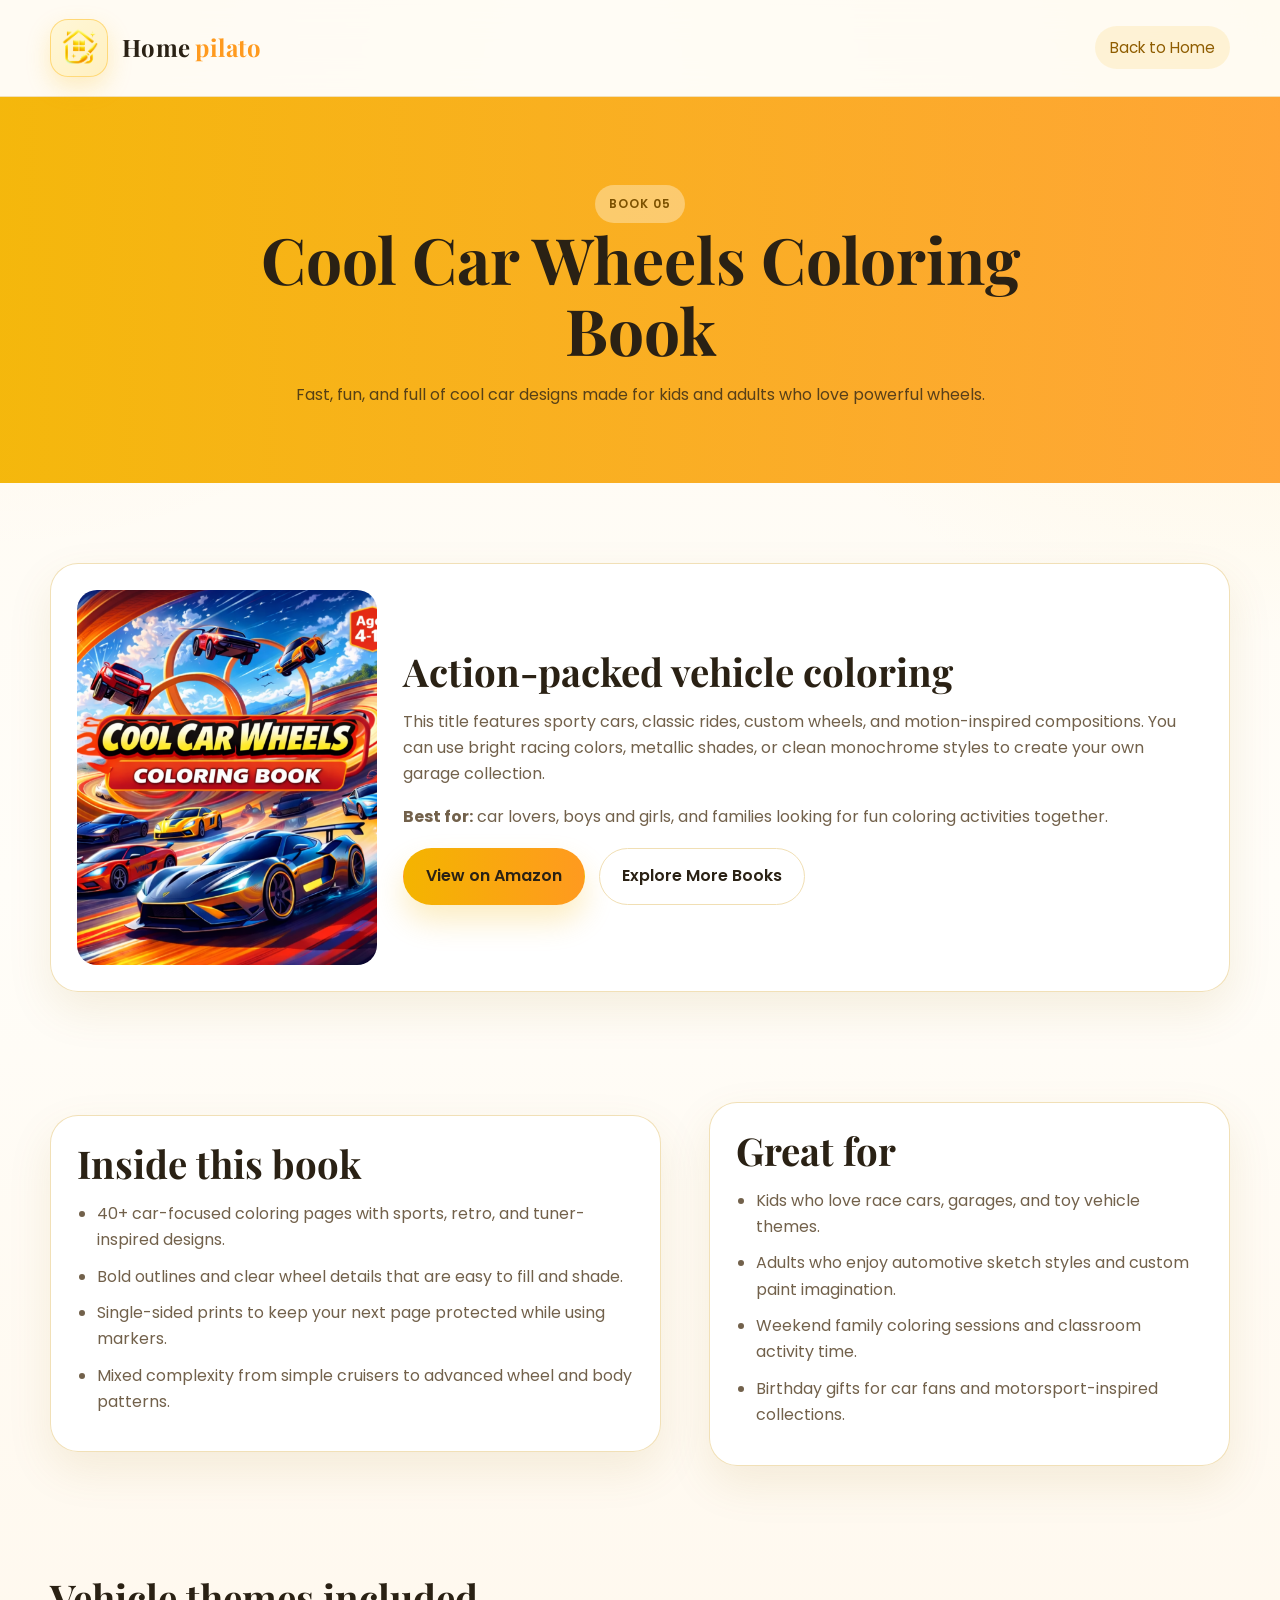
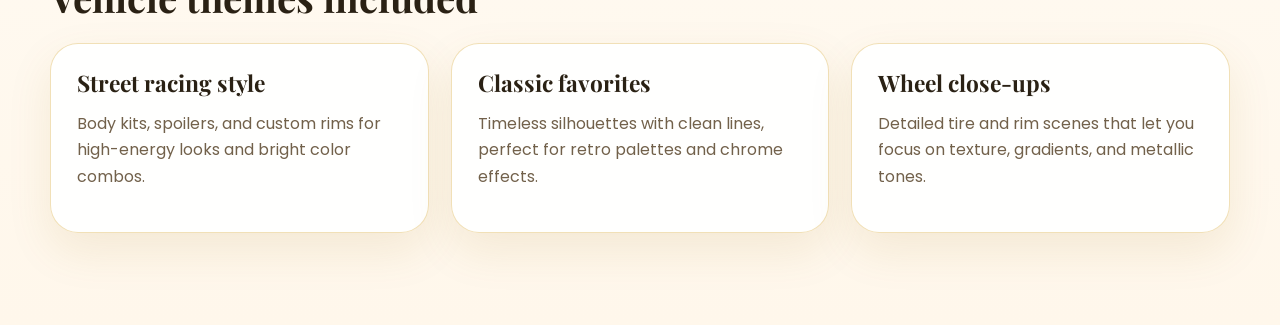
<file: scrouce-web/book-cool-car-wheels.html>
<!DOCTYPE html>
<html lang="en">
<head>
  <meta charset="UTF-8">
  <meta name="viewport" content="width=device-width, initial-scale=1.0">
  <title>Cool Car Wheels Coloring Book | Homepilato</title>
  <link rel="preconnect" href="https://fonts.googleapis.com">
  <link rel="preconnect" href="https://fonts.gstatic.com" crossorigin>
  <link href="https://fonts.googleapis.com/css2?family=Playfair+Display:wght@600;700&family=Poppins:wght@300;400;500;600;700&display=swap" rel="stylesheet">
  <link rel="stylesheet" href="style.css">
</head>
<body>
  <nav class="navbar">
    <div class="container nav-inner">
      <a href="index.html" class="logo"><div class="logo-badge">Logo</div><span class="logo-wordmark">Home<span>pilato</span></span></a>
      <ul class="nav-links"><li><a href="index.html" class="active">Back to Home</a></li></ul>
    </div>
  </nav>

  <header class="page-hero">
    <div class="container page-title">
      <div class="eyebrow">Book 05</div>
      <h1>Cool Car Wheels Coloring Book</h1>
      <p>Fast, fun, and full of cool car designs made for kids and adults who love powerful wheels.</p>
    </div>
  </header>

  <section class="section">
    <div class="container product-row">
      <img src="bia_Cool_Car_Wheels_coloring.png" alt="Cool Car Wheels Coloring Book cover">
      <div class="product-copy">
        <h2>Action-packed vehicle coloring</h2>
        <p>This title features sporty cars, classic rides, custom wheels, and motion-inspired compositions. You can use bright racing colors, metallic shades, or clean monochrome styles to create your own garage collection.</p>
        <p><strong>Best for:</strong> car lovers, boys and girls, and families looking for fun coloring activities together.</p>
        <div class="inline-actions">
          <a class="btn-primary" href="https://www.amazon.com/dp/B0DY7QDGVZ" data-amazon-base="https://www.amazon.com/dp/B0DY7QDGVZ" data-amazon-market="auto" target="_blank" rel="noopener">View on Amazon</a>
          <a class="btn-secondary" href="index.html#featured-books">Explore More Books</a>
        </div>
      </div>
    </div>
  </section>

  <section class="section section-tight">
    <div class="container two-col">
      <div class="panel">
        <h2>Inside this book</h2>
        <ul class="list">
          <li>40+ car-focused coloring pages with sports, retro, and tuner-inspired designs.</li>
          <li>Bold outlines and clear wheel details that are easy to fill and shade.</li>
          <li>Single-sided prints to keep your next page protected while using markers.</li>
          <li>Mixed complexity from simple cruisers to advanced wheel and body patterns.</li>
        </ul>
      </div>
      <div class="panel">
        <h2>Great for</h2>
        <ul class="list">
          <li>Kids who love race cars, garages, and toy vehicle themes.</li>
          <li>Adults who enjoy automotive sketch styles and custom paint imagination.</li>
          <li>Weekend family coloring sessions and classroom activity time.</li>
          <li>Birthday gifts for car fans and motorsport-inspired collections.</li>
        </ul>
      </div>
    </div>
  </section>

  <section class="section section-tight">
    <div class="container">
      <div class="section-head align-left">
        <h2>Vehicle themes included</h2>
      </div>
      <div class="grid-3">
        <article class="panel"><h3>Street racing style</h3><p>Body kits, spoilers, and custom rims for high-energy looks and bright color combos.</p></article>
        <article class="panel"><h3>Classic favorites</h3><p>Timeless silhouettes with clean lines, perfect for retro palettes and chrome effects.</p></article>
        <article class="panel"><h3>Wheel close-ups</h3><p>Detailed tire and rim scenes that let you focus on texture, gradients, and metallic tones.</p></article>
      </div>
    </div>
  </section>
  <script src="amazon-market-redirect.js"></script>
</body>
</html>
</file>
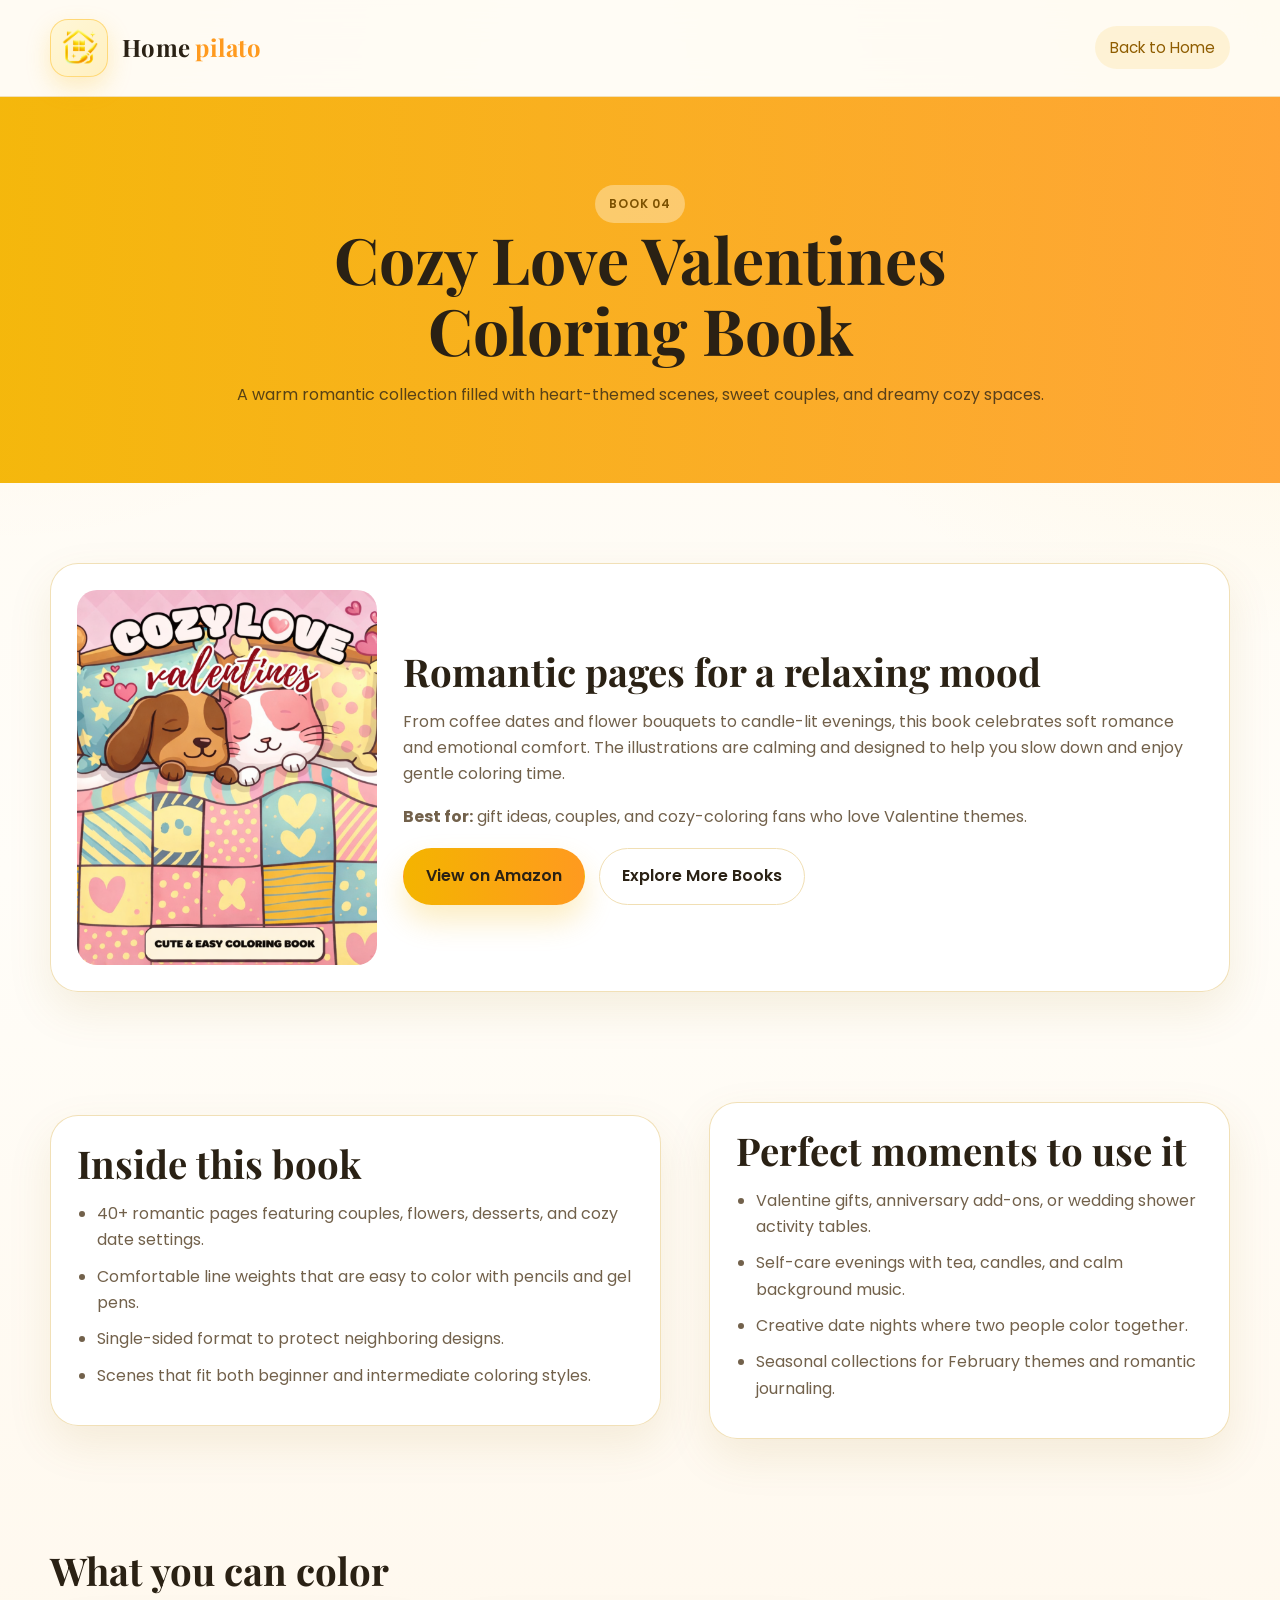
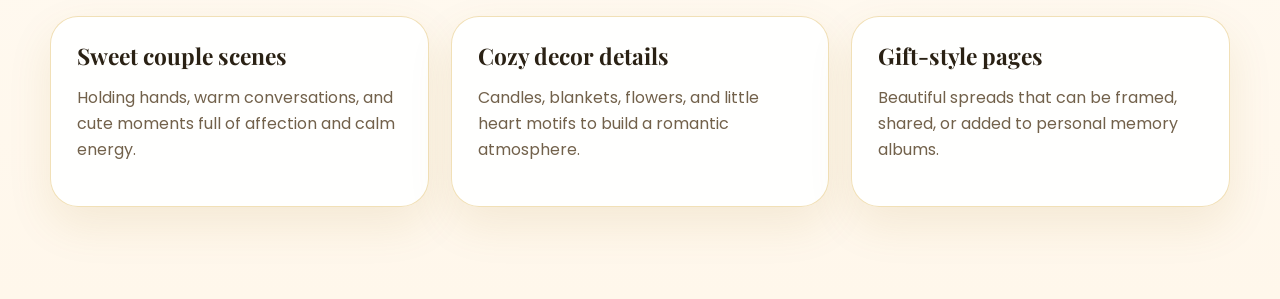
<file: scrouce-web/book-cozy-love-valentines.html>
<!DOCTYPE html>
<html lang="en">
<head>
  <meta charset="UTF-8">
  <meta name="viewport" content="width=device-width, initial-scale=1.0">
  <title>Cozy Love Valentines Coloring Book | Homepilato</title>
  <link rel="preconnect" href="https://fonts.googleapis.com">
  <link rel="preconnect" href="https://fonts.gstatic.com" crossorigin>
  <link href="https://fonts.googleapis.com/css2?family=Playfair+Display:wght@600;700&family=Poppins:wght@300;400;500;600;700&display=swap" rel="stylesheet">
  <link rel="stylesheet" href="style.css">
</head>
<body>
  <nav class="navbar">
    <div class="container nav-inner">
      <a href="index.html" class="logo"><div class="logo-badge">Logo</div><span class="logo-wordmark">Home<span>pilato</span></span></a>
      <ul class="nav-links"><li><a href="index.html" class="active">Back to Home</a></li></ul>
    </div>
  </nav>

  <header class="page-hero">
    <div class="container page-title">
      <div class="eyebrow">Book 04</div>
      <h1>Cozy Love Valentines Coloring Book</h1>
      <p>A warm romantic collection filled with heart-themed scenes, sweet couples, and dreamy cozy spaces.</p>
    </div>
  </header>

  <section class="section">
    <div class="container product-row">
      <img src="bia_cozy_love_valentines_coloring.png" alt="Cozy Love Valentines Coloring Book cover">
      <div class="product-copy">
        <h2>Romantic pages for a relaxing mood</h2>
        <p>From coffee dates and flower bouquets to candle-lit evenings, this book celebrates soft romance and emotional comfort. The illustrations are calming and designed to help you slow down and enjoy gentle coloring time.</p>
        <p><strong>Best for:</strong> gift ideas, couples, and cozy-coloring fans who love Valentine themes.</p>
        <div class="inline-actions">
          <a class="btn-primary" href="https://www.amazon.com/dp/B0DXL361PS" data-amazon-base="https://www.amazon.com/dp/B0DXL361PS" data-amazon-market="auto" target="_blank" rel="noopener">View on Amazon</a>
          <a class="btn-secondary" href="index.html#featured-books">Explore More Books</a>
        </div>
      </div>
    </div>
  </section>

  <section class="section section-tight">
    <div class="container two-col">
      <div class="panel">
        <h2>Inside this book</h2>
        <ul class="list">
          <li>40+ romantic pages featuring couples, flowers, desserts, and cozy date settings.</li>
          <li>Comfortable line weights that are easy to color with pencils and gel pens.</li>
          <li>Single-sided format to protect neighboring designs.</li>
          <li>Scenes that fit both beginner and intermediate coloring styles.</li>
        </ul>
      </div>
      <div class="panel">
        <h2>Perfect moments to use it</h2>
        <ul class="list">
          <li>Valentine gifts, anniversary add-ons, or wedding shower activity tables.</li>
          <li>Self-care evenings with tea, candles, and calm background music.</li>
          <li>Creative date nights where two people color together.</li>
          <li>Seasonal collections for February themes and romantic journaling.</li>
        </ul>
      </div>
    </div>
  </section>

  <section class="section section-tight">
    <div class="container">
      <div class="section-head align-left">
        <h2>What you can color</h2>
      </div>
      <div class="grid-3">
        <article class="panel"><h3>Sweet couple scenes</h3><p>Holding hands, warm conversations, and cute moments full of affection and calm energy.</p></article>
        <article class="panel"><h3>Cozy decor details</h3><p>Candles, blankets, flowers, and little heart motifs to build a romantic atmosphere.</p></article>
        <article class="panel"><h3>Gift-style pages</h3><p>Beautiful spreads that can be framed, shared, or added to personal memory albums.</p></article>
      </div>
    </div>
  </section>
  <script src="amazon-market-redirect.js"></script>
</body>
</html>
</file>
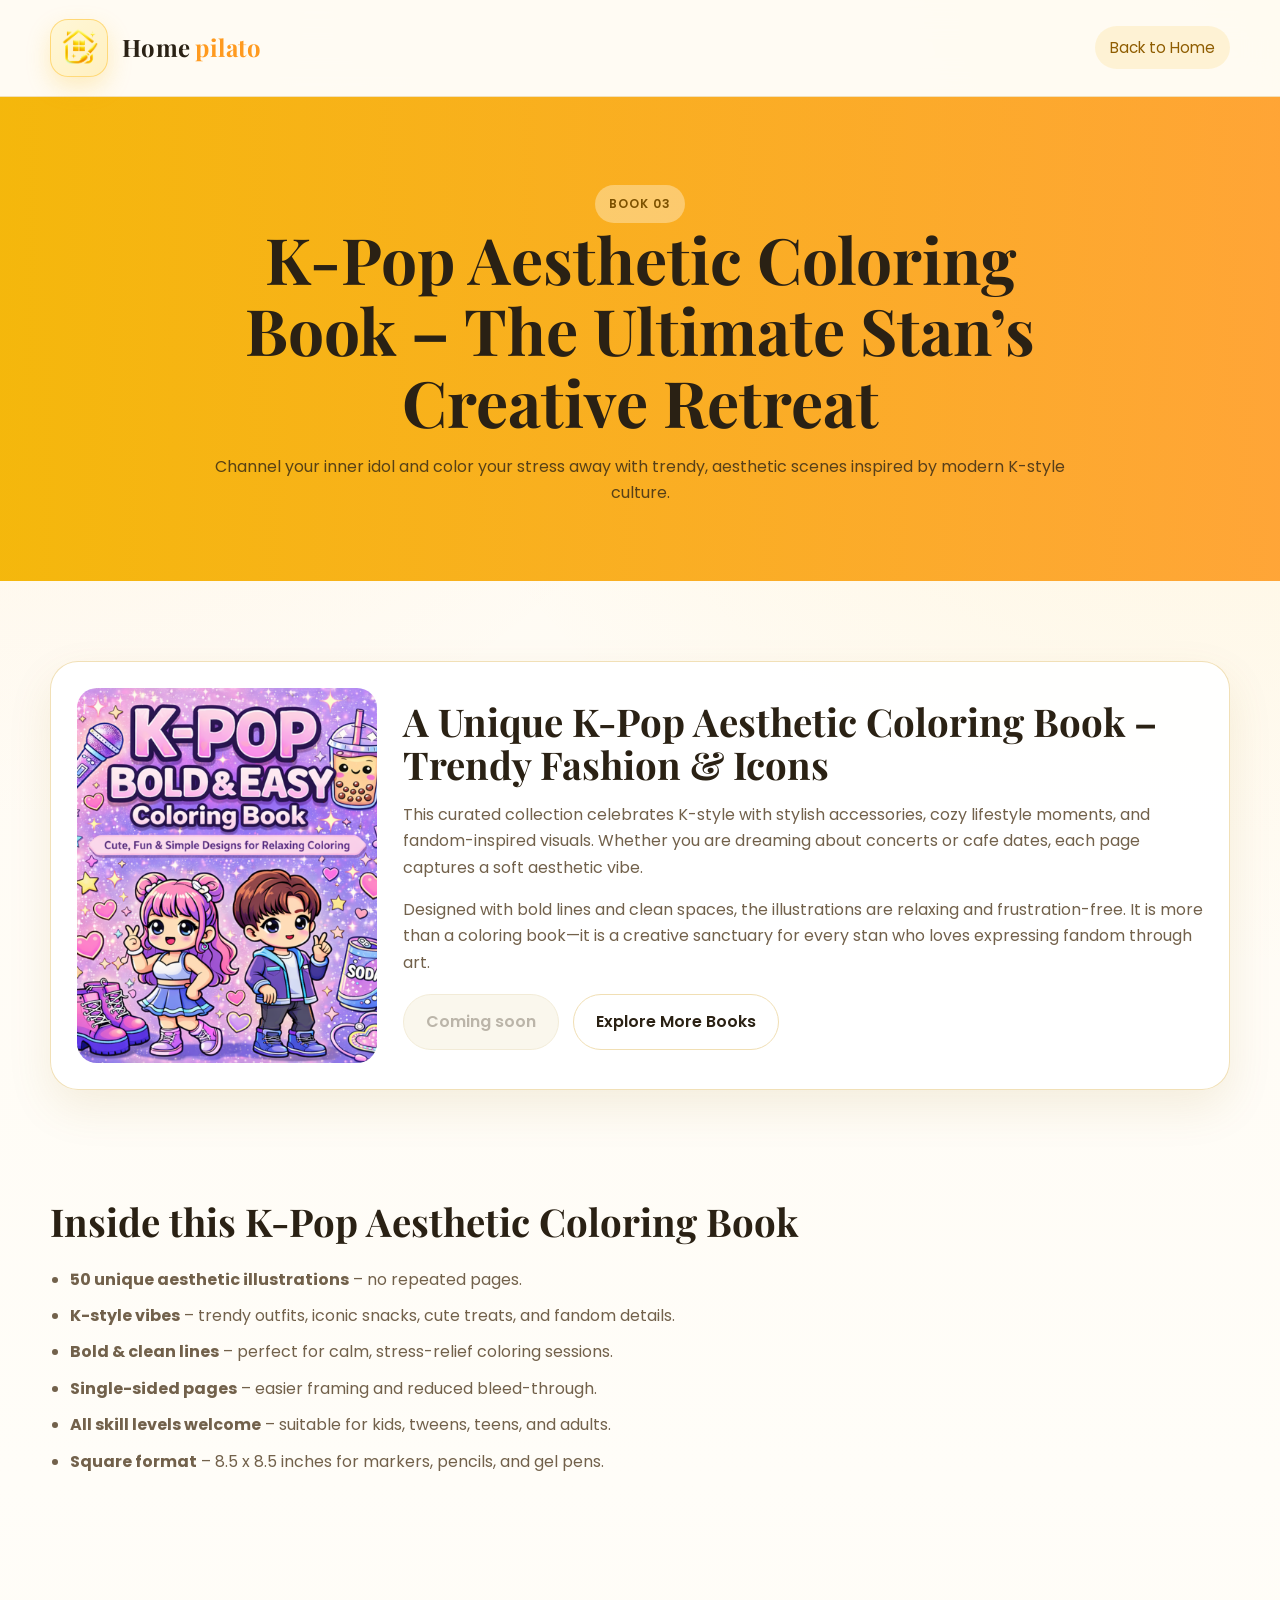
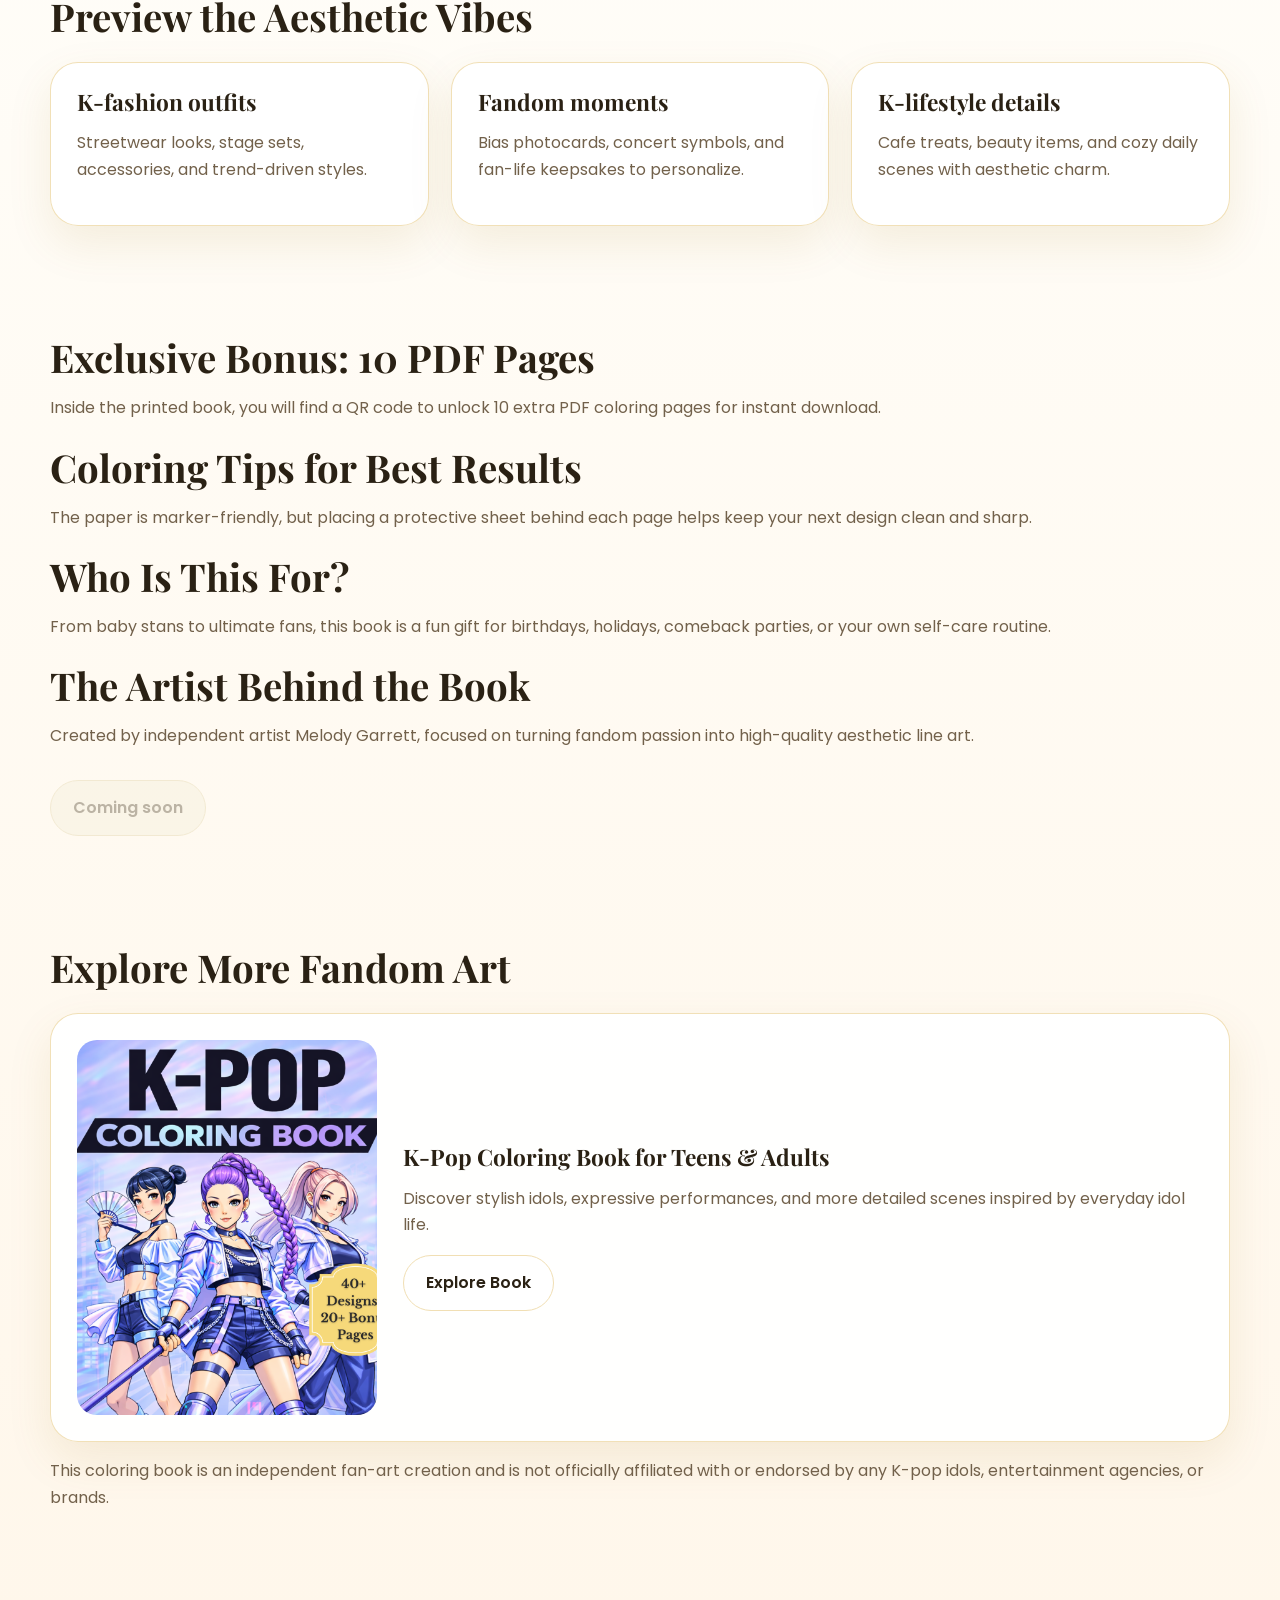
<file: scrouce-web/book-kpop-bold-easy.html>
<!DOCTYPE html>
<html lang="en">
<head>
  <meta charset="UTF-8">
  <meta name="viewport" content="width=device-width, initial-scale=1.0">
  <title>K-Pop Aesthetic Coloring Book | Homepilato</title>
  <link rel="preconnect" href="https://fonts.googleapis.com">
  <link rel="preconnect" href="https://fonts.gstatic.com" crossorigin>
  <link href="https://fonts.googleapis.com/css2?family=Playfair+Display:wght@600;700&family=Poppins:wght@300;400;500;600;700&display=swap" rel="stylesheet">
  <link rel="stylesheet" href="style.css">
</head>
<body>
  <nav class="navbar">
    <div class="container nav-inner">
      <a href="index.html" class="logo"><div class="logo-badge">Logo</div><span class="logo-wordmark">Home<span>pilato</span></span></a>
      <ul class="nav-links"><li><a href="index.html" class="active">Back to Home</a></li></ul>
    </div>
  </nav>

  <header class="page-hero">
    <div class="container page-title">
      <div class="eyebrow">Book 03</div>
      <h1>K-Pop Aesthetic Coloring Book &ndash; The Ultimate Stan&rsquo;s Creative Retreat</h1>
      <p>Channel your inner idol and color your stress away with trendy, aesthetic scenes inspired by modern K-style culture.</p>
    </div>
  </header>

  <section class="section">
    <div class="container product-row">
      <img src="bia_kpop_bold&easy coloring book.png" alt="K-Pop Bold and Easy Coloring Book cover">
      <div class="product-copy">
        <h2>A Unique K-Pop Aesthetic Coloring Book &ndash; Trendy Fashion &amp; Icons</h2>
        <p>This curated collection celebrates K-style with stylish accessories, cozy lifestyle moments, and fandom-inspired visuals. Whether you are dreaming about concerts or cafe dates, each page captures a soft aesthetic vibe.</p>
        <p>Designed with bold lines and clean spaces, the illustrations are relaxing and frustration-free. It is more than a coloring book&mdash;it is a creative sanctuary for every stan who loves expressing fandom through art.</p>
        <div class="inline-actions">
          <span class="btn disabled" aria-disabled="true">Coming soon</span>
          <a class="btn-secondary" href="index.html#featured-books">Explore More Books</a>
        </div>
      </div>
    </div>
  </section>

  <section class="section section-tight">
    <div class="container">
      <div class="section-head align-left">
        <h2>Inside this K-Pop Aesthetic Coloring Book</h2>
      </div>
      <ul class="list">
        <li><strong>50 unique aesthetic illustrations</strong> &ndash; no repeated pages.</li>
        <li><strong>K-style vibes</strong> &ndash; trendy outfits, iconic snacks, cute treats, and fandom details.</li>
        <li><strong>Bold &amp; clean lines</strong> &ndash; perfect for calm, stress-relief coloring sessions.</li>
        <li><strong>Single-sided pages</strong> &ndash; easier framing and reduced bleed-through.</li>
        <li><strong>All skill levels welcome</strong> &ndash; suitable for kids, tweens, teens, and adults.</li>
        <li><strong>Square format</strong> &ndash; 8.5 x 8.5 inches for markers, pencils, and gel pens.</li>
      </ul>
    </div>
  </section>

  <section class="section section-tight">
    <div class="container">
      <div class="section-head align-left">
        <h2>Preview the Aesthetic Vibes</h2>
      </div>
      <div class="grid-3">
        <article class="panel"><h3>K-fashion outfits</h3><p>Streetwear looks, stage sets, accessories, and trend-driven styles.</p></article>
        <article class="panel"><h3>Fandom moments</h3><p>Bias photocards, concert symbols, and fan-life keepsakes to personalize.</p></article>
        <article class="panel"><h3>K-lifestyle details</h3><p>Cafe treats, beauty items, and cozy daily scenes with aesthetic charm.</p></article>
      </div>
    </div>
  </section>

  <section class="section section-tight">
    <div class="container">
      <div class="section-head align-left">
        <h2>Exclusive Bonus: 10 PDF Pages</h2>
        <p>Inside the printed book, you will find a QR code to unlock 10 extra PDF coloring pages for instant download.</p>
      </div>
      <div class="section-head align-left">
        <h2>Coloring Tips for Best Results</h2>
        <p>The paper is marker-friendly, but placing a protective sheet behind each page helps keep your next design clean and sharp.</p>
      </div>
      <div class="section-head align-left">
        <h2>Who Is This For?</h2>
        <p>From baby stans to ultimate fans, this book is a fun gift for birthdays, holidays, comeback parties, or your own self-care routine.</p>
      </div>
      <div class="section-head align-left">
        <h2>The Artist Behind the Book</h2>
        <p>Created by independent artist Melody Garrett, focused on turning fandom passion into high-quality aesthetic line art.</p>
      </div>
      <div class="inline-actions">
        <span class="btn disabled" aria-disabled="true">Coming soon</span>
      </div>
    </div>
  </section>

  <section class="section section-tight">
    <div class="container">
      <div class="section-head align-left">
        <h2>Explore More Fandom Art</h2>
      </div>
      <article class="product-row">
        <img src="web_bia_kpop_coloring .png" alt="K-Pop Coloring Book for Teens and Adults cover">
        <div class="product-copy">
          <h3>K-Pop Coloring Book for Teens &amp; Adults</h3>
          <p>Discover stylish idols, expressive performances, and more detailed scenes inspired by everyday idol life.</p>
          <a class="btn-secondary" href="book-kpop-coloring.html">Explore Book</a>
        </div>
      </article>
      <p class="muted">This coloring book is an independent fan-art creation and is not officially affiliated with or endorsed by any K-pop idols, entertainment agencies, or brands.</p>
    </div>
  </section>
  <script src="amazon-market-redirect.js"></script>
</body>
</html>
</file>
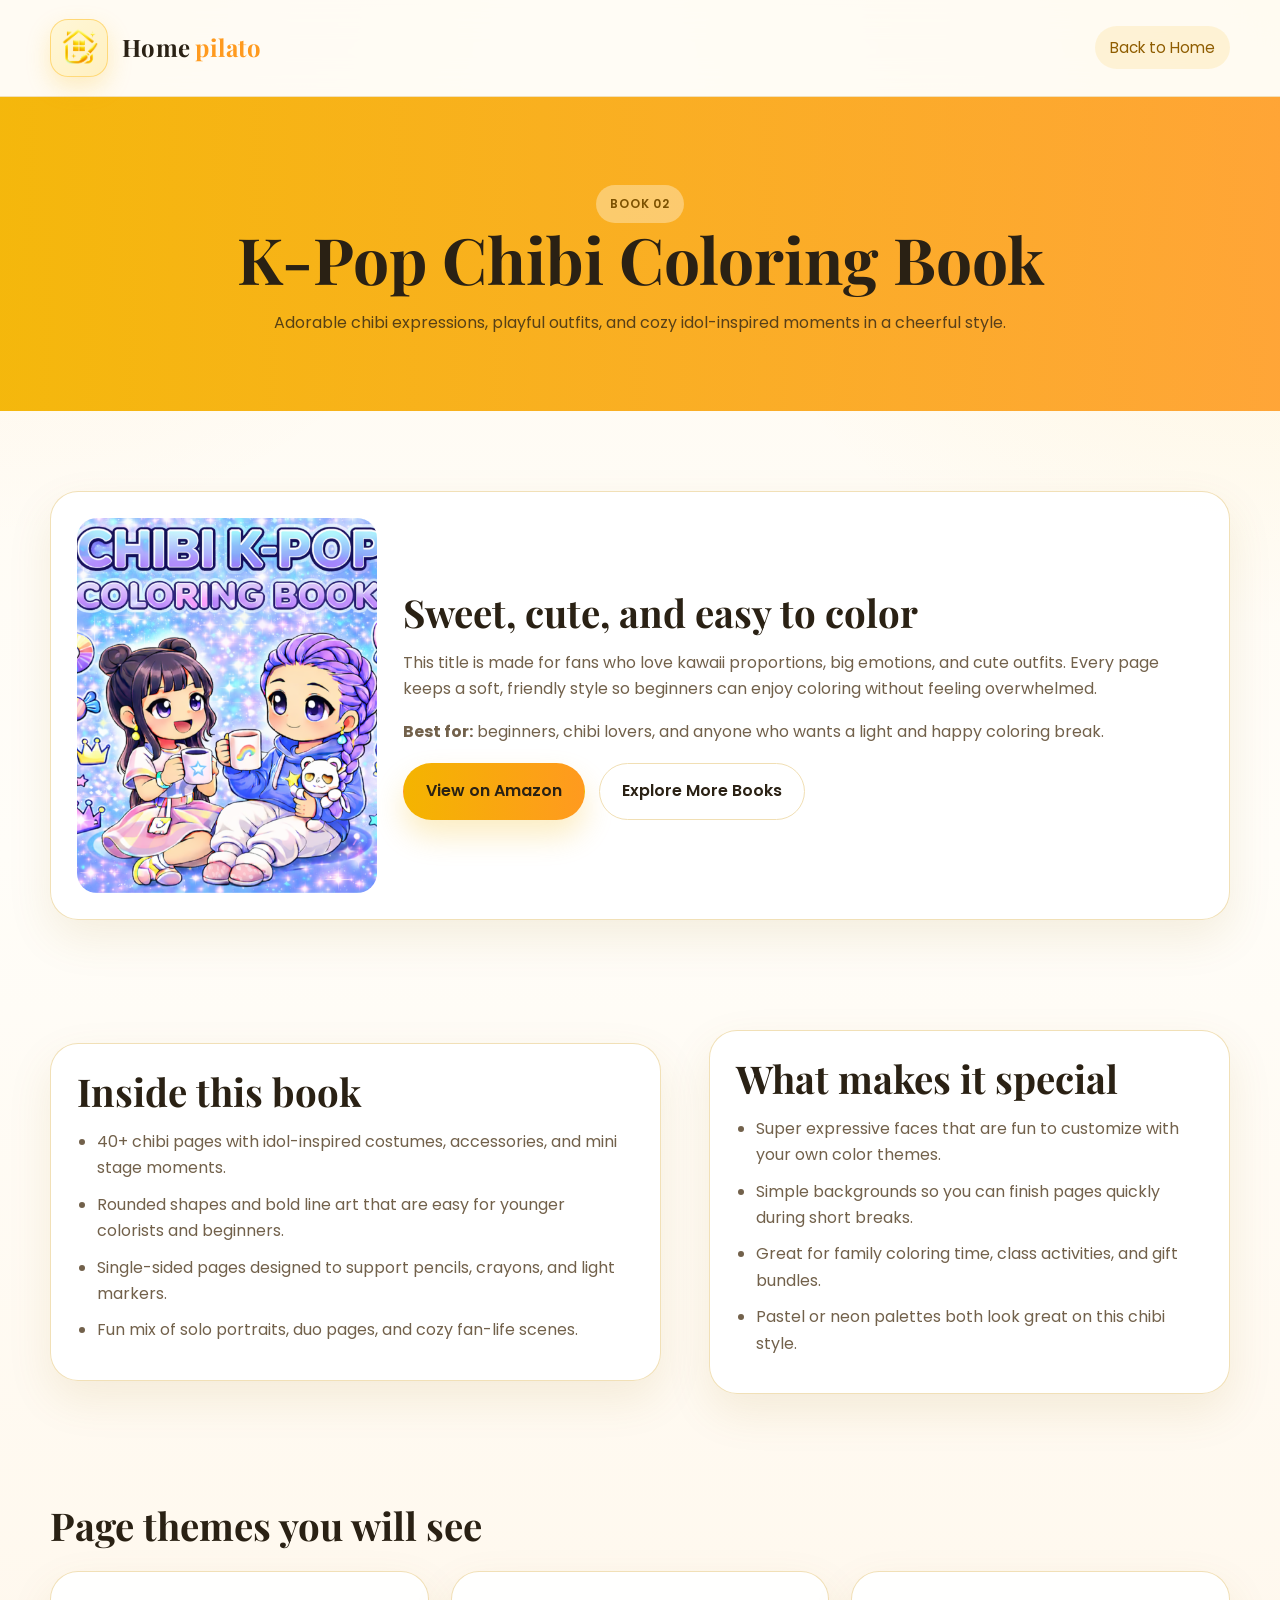
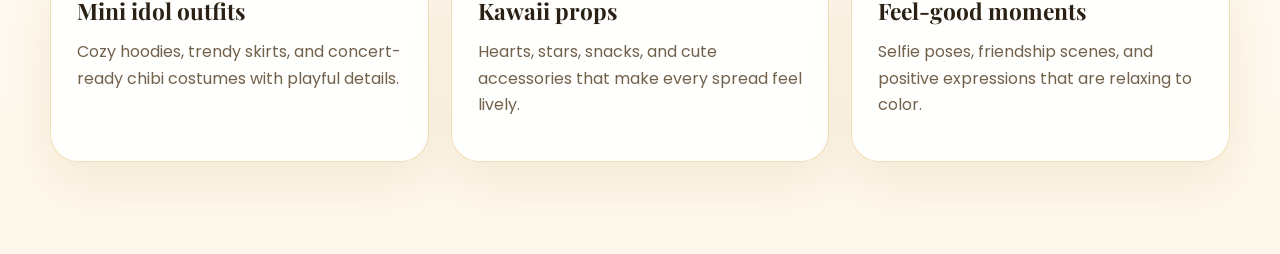
<file: scrouce-web/book-kpop-chibi.html>
<!DOCTYPE html>
<html lang="en">
<head>
  <meta charset="UTF-8">
  <meta name="viewport" content="width=device-width, initial-scale=1.0">
  <title>K-Pop Chibi Coloring Book | Homepilato</title>
  <link rel="preconnect" href="https://fonts.googleapis.com">
  <link rel="preconnect" href="https://fonts.gstatic.com" crossorigin>
  <link href="https://fonts.googleapis.com/css2?family=Playfair+Display:wght@600;700&family=Poppins:wght@300;400;500;600;700&display=swap" rel="stylesheet">
  <link rel="stylesheet" href="style.css">
</head>
<body>
  <nav class="navbar">
    <div class="container nav-inner">
      <a href="index.html" class="logo"><div class="logo-badge">Logo</div><span class="logo-wordmark">Home<span>pilato</span></span></a>
      <ul class="nav-links"><li><a href="index.html" class="active">Back to Home</a></li></ul>
    </div>
  </nav>

  <header class="page-hero">
    <div class="container page-title">
      <div class="eyebrow">Book 02</div>
      <h1>K-Pop Chibi Coloring Book</h1>
      <p>Adorable chibi expressions, playful outfits, and cozy idol-inspired moments in a cheerful style.</p>
    </div>
  </header>

  <section class="section">
    <div class="container product-row">
      <img src="bia_chibi_kpop_coloring.png" alt="K-Pop Chibi Coloring Book cover">
      <div class="product-copy">
        <h2>Sweet, cute, and easy to color</h2>
        <p>This title is made for fans who love kawaii proportions, big emotions, and cute outfits. Every page keeps a soft, friendly style so beginners can enjoy coloring without feeling overwhelmed.</p>
        <p><strong>Best for:</strong> beginners, chibi lovers, and anyone who wants a light and happy coloring break.</p>
        <div class="inline-actions">
          <a class="btn-primary" href="https://www.amazon.com/dp/B0GX7HN7H9" data-amazon-base="https://www.amazon.com/dp/B0GX7HN7H9" data-amazon-market="auto" target="_blank" rel="noopener">View on Amazon</a>
          <a class="btn-secondary" href="index.html#featured-books">Explore More Books</a>
        </div>
      </div>
    </div>
  </section>

  <section class="section section-tight">
    <div class="container two-col">
      <div class="panel">
        <h2>Inside this book</h2>
        <ul class="list">
          <li>40+ chibi pages with idol-inspired costumes, accessories, and mini stage moments.</li>
          <li>Rounded shapes and bold line art that are easy for younger colorists and beginners.</li>
          <li>Single-sided pages designed to support pencils, crayons, and light markers.</li>
          <li>Fun mix of solo portraits, duo pages, and cozy fan-life scenes.</li>
        </ul>
      </div>
      <div class="panel">
        <h2>What makes it special</h2>
        <ul class="list">
          <li>Super expressive faces that are fun to customize with your own color themes.</li>
          <li>Simple backgrounds so you can finish pages quickly during short breaks.</li>
          <li>Great for family coloring time, class activities, and gift bundles.</li>
          <li>Pastel or neon palettes both look great on this chibi style.</li>
        </ul>
      </div>
    </div>
  </section>

  <section class="section section-tight">
    <div class="container">
      <div class="section-head align-left">
        <h2>Page themes you will see</h2>
      </div>
      <div class="grid-3">
        <article class="panel"><h3>Mini idol outfits</h3><p>Cozy hoodies, trendy skirts, and concert-ready chibi costumes with playful details.</p></article>
        <article class="panel"><h3>Kawaii props</h3><p>Hearts, stars, snacks, and cute accessories that make every spread feel lively.</p></article>
        <article class="panel"><h3>Feel-good moments</h3><p>Selfie poses, friendship scenes, and positive expressions that are relaxing to color.</p></article>
      </div>
    </div>
  </section>
  <script src="amazon-market-redirect.js"></script>
</body>
</html>
</file>
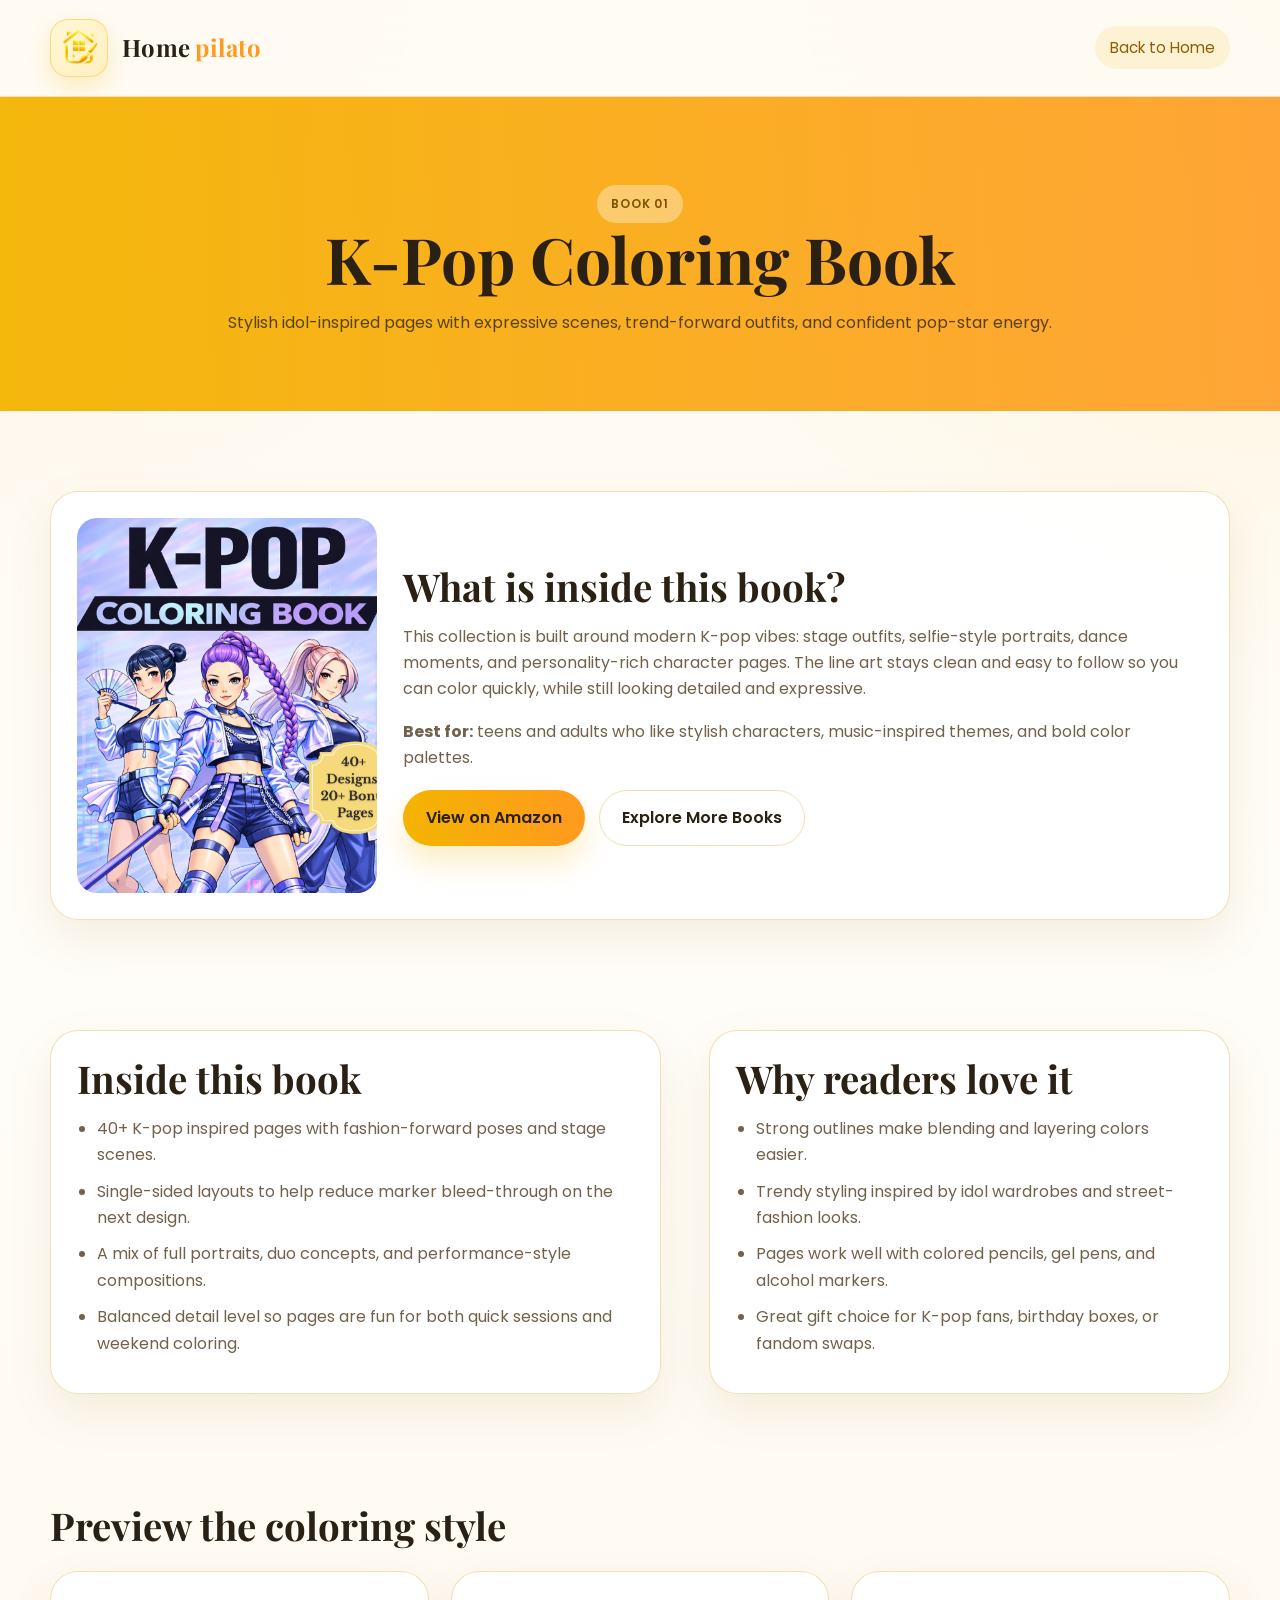
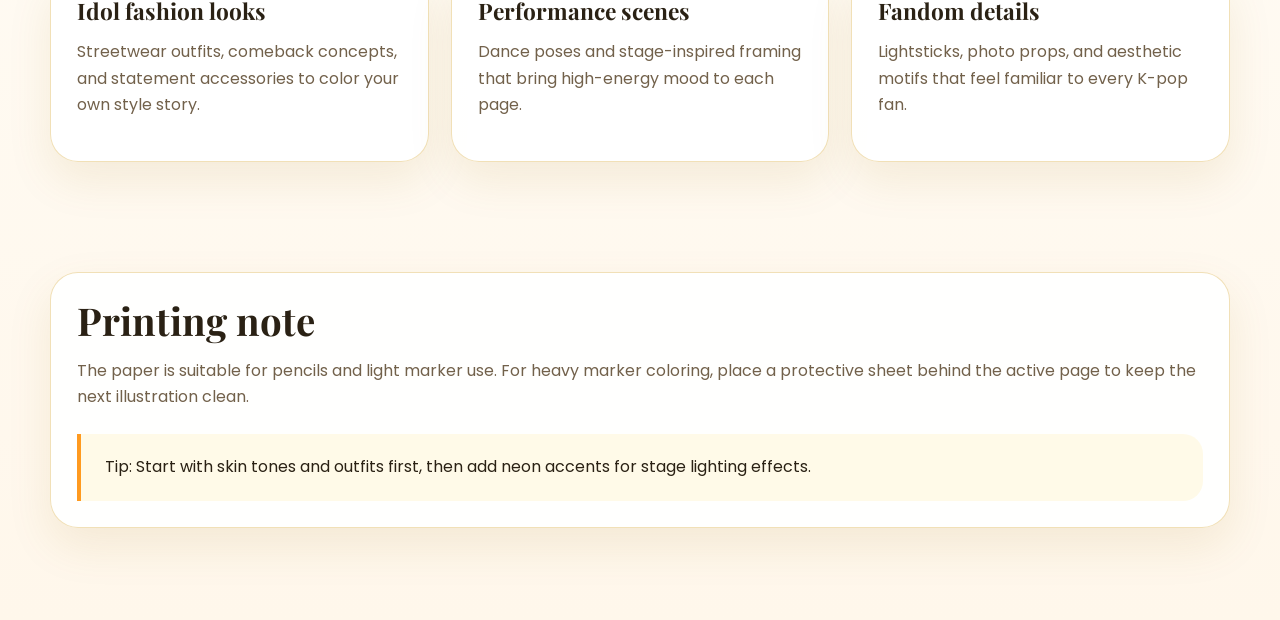
<file: scrouce-web/book-kpop-coloring.html>
<!DOCTYPE html>
<html lang="en">
<head>
  <meta charset="UTF-8">
  <meta name="viewport" content="width=device-width, initial-scale=1.0">
  <title>K-Pop Coloring Book | Homepilato</title>
  <link rel="preconnect" href="https://fonts.googleapis.com">
  <link rel="preconnect" href="https://fonts.gstatic.com" crossorigin>
  <link href="https://fonts.googleapis.com/css2?family=Playfair+Display:wght@600;700&family=Poppins:wght@300;400;500;600;700&display=swap" rel="stylesheet">
  <link rel="stylesheet" href="style.css">
</head>
<body>
  <nav class="navbar">
    <div class="container nav-inner">
      <a href="index.html" class="logo"><div class="logo-badge">Logo</div><span class="logo-wordmark">Home<span>pilato</span></span></a>
      <ul class="nav-links"><li><a href="index.html" class="active">Back to Home</a></li></ul>
    </div>
  </nav>

  <header class="page-hero">
    <div class="container page-title">
      <div class="eyebrow">Book 01</div>
      <h1>K-Pop Coloring Book</h1>
      <p>Stylish idol-inspired pages with expressive scenes, trend-forward outfits, and confident pop-star energy.</p>
    </div>
  </header>

  <section class="section">
    <div class="container product-row">
      <img src="web_bia_kpop_coloring .png" alt="K-Pop Coloring Book cover">
      <div class="product-copy">
        <h2>What is inside this book?</h2>
        <p>This collection is built around modern K-pop vibes: stage outfits, selfie-style portraits, dance moments, and personality-rich character pages. The line art stays clean and easy to follow so you can color quickly, while still looking detailed and expressive.</p>
        <p><strong>Best for:</strong> teens and adults who like stylish characters, music-inspired themes, and bold color palettes.</p>
        <div class="inline-actions">
          <a class="btn-primary" href="https://www.amazon.com/dp/B0GX2HH218" data-amazon-base="https://www.amazon.com/dp/B0GX2HH218" data-amazon-market="auto" target="_blank" rel="noopener">View on Amazon</a>
          <a class="btn-secondary" href="index.html#featured-books">Explore More Books</a>
        </div>
      </div>
    </div>
  </section>

  <section class="section section-tight">
    <div class="container two-col">
      <div class="panel">
        <h2>Inside this book</h2>
        <ul class="list">
          <li>40+ K-pop inspired pages with fashion-forward poses and stage scenes.</li>
          <li>Single-sided layouts to help reduce marker bleed-through on the next design.</li>
          <li>A mix of full portraits, duo concepts, and performance-style compositions.</li>
          <li>Balanced detail level so pages are fun for both quick sessions and weekend coloring.</li>
        </ul>
      </div>
      <div class="panel">
        <h2>Why readers love it</h2>
        <ul class="list">
          <li>Strong outlines make blending and layering colors easier.</li>
          <li>Trendy styling inspired by idol wardrobes and street-fashion looks.</li>
          <li>Pages work well with colored pencils, gel pens, and alcohol markers.</li>
          <li>Great gift choice for K-pop fans, birthday boxes, or fandom swaps.</li>
        </ul>
      </div>
    </div>
  </section>

  <section class="section section-tight">
    <div class="container">
      <div class="section-head align-left">
        <h2>Preview the coloring style</h2>
      </div>
      <div class="grid-3">
        <article class="panel"><h3>Idol fashion looks</h3><p>Streetwear outfits, comeback concepts, and statement accessories to color your own style story.</p></article>
        <article class="panel"><h3>Performance scenes</h3><p>Dance poses and stage-inspired framing that bring high-energy mood to each page.</p></article>
        <article class="panel"><h3>Fandom details</h3><p>Lightsticks, photo props, and aesthetic motifs that feel familiar to every K-pop fan.</p></article>
      </div>
    </div>
  </section>

  <section class="section section-tight">
    <div class="container panel">
      <h2>Printing note</h2>
      <p>The paper is suitable for pencils and light marker use. For heavy marker coloring, place a protective sheet behind the active page to keep the next illustration clean.</p>
      <div class="quote">Tip: Start with skin tones and outfits first, then add neon accents for stage lighting effects.</div>
    </div>
  </section>
  <script src="amazon-market-redirect.js"></script>
</body>
</html>
</file>
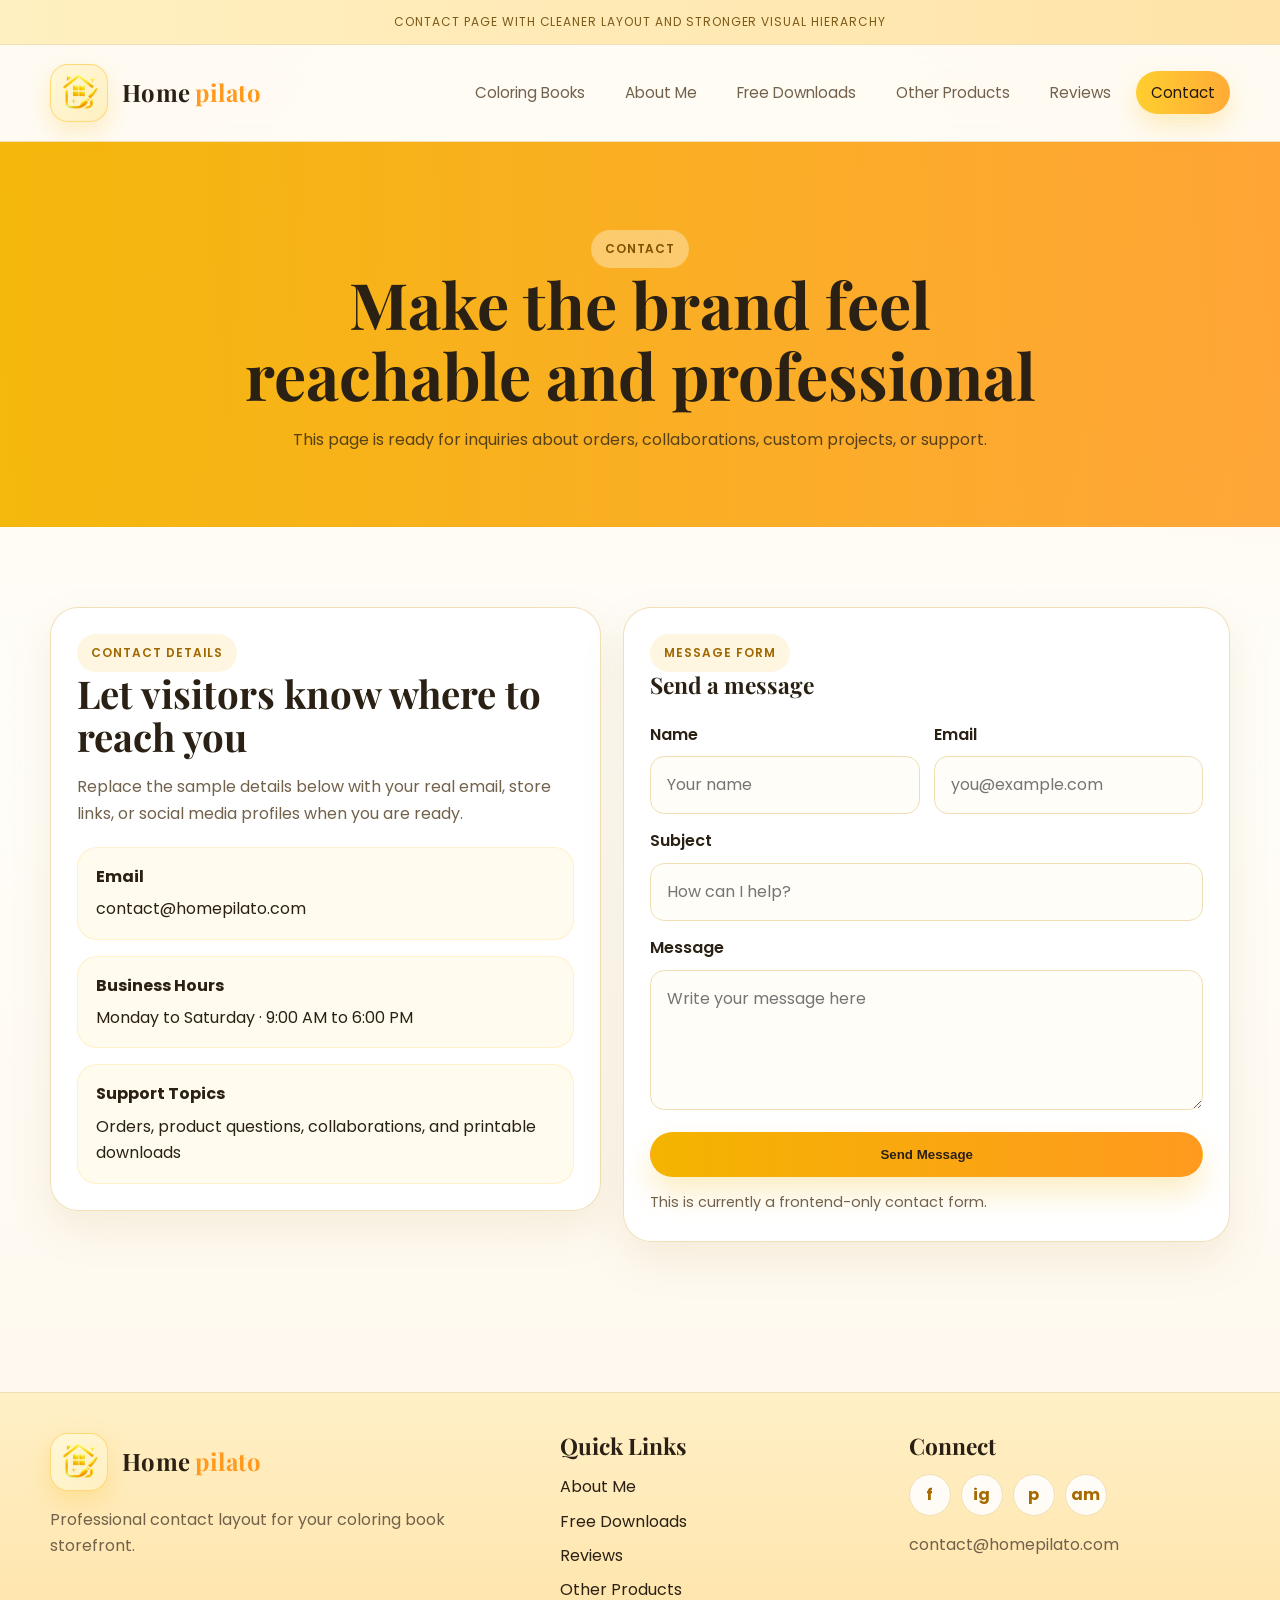
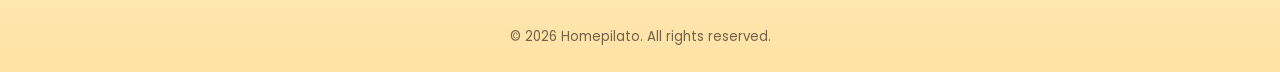
<file: scrouce-web/contact.html>
<!DOCTYPE html>
<html lang="en">
<head>
  <meta charset="UTF-8">
  <meta name="viewport" content="width=device-width, initial-scale=1.0">
  <title>Homepilato | Contact</title>
  <link rel="preconnect" href="https://fonts.googleapis.com">
  <link rel="preconnect" href="https://fonts.gstatic.com" crossorigin>
  <link href="https://fonts.googleapis.com/css2?family=Playfair+Display:wght@600;700&family=Poppins:wght@300;400;500;600;700&display=swap" rel="stylesheet">
  <link rel="stylesheet" href="style.css">
</head>
<body>
  <div class="topbar">Contact page with cleaner layout and stronger visual hierarchy</div>
  <nav class="navbar"><div class="container nav-inner"><a href="index.html" class="logo"><div class="logo-badge">Logo</div><span class="logo-wordmark">Home<span>pilato</span></span></a><ul class="nav-links"><li><a href="index.html">Coloring Books</a></li><li><a href="about.html">About Me</a></li><li><a href="downloads.html">Free Downloads</a></li><li><a href="products.html">Other Products</a></li><li><a href="reviews.html">Reviews</a></li><li><a href="contact.html" class="btn-nav active">Contact</a></li></ul></div></nav>
  <section class="page-hero"><div class="container page-title"><div class="eyebrow">Contact</div><h1>Make the brand feel reachable and professional</h1><p>This page is ready for inquiries about orders, collaborations, custom projects, or support.</p></div></section>

  <section class="section">
    <div class="container contact-grid">
      <div class="contact-card">
        <div class="eyebrow">Contact Details</div>
        <h2>Let visitors know where to reach you</h2>
        <p>Replace the sample details below with your real email, store links, or social media profiles when you are ready.</p>
        <div class="contact-list">
          <div class="contact-item"><strong>Email</strong>contact@homepilato.com</div>
          <div class="contact-item"><strong>Business Hours</strong>Monday to Saturday · 9:00 AM to 6:00 PM</div>
          <div class="contact-item"><strong>Support Topics</strong>Orders, product questions, collaborations, and printable downloads</div>
        </div>
      </div>
      <div class="form-card" style="margin:0; max-width:none; text-align:left;">
        <div class="eyebrow">Message Form</div>
        <h3>Send a message</h3>
        <form class="form-grid" onsubmit="return false;">
          <div><label>Name</label><input type="text" placeholder="Your name"></div>
          <div><label>Email</label><input type="email" placeholder="you@example.com"></div>
          <div class="full"><label>Subject</label><input type="text" placeholder="How can I help?"></div>
          <div class="full"><label>Message</label><textarea placeholder="Write your message here"></textarea></div>
          <button class="btn-primary full" type="submit">Send Message</button>
        </form>
        <div class="form-note">This is currently a frontend-only contact form.</div>
      </div>
    </div>
  </section>

  <footer class="footer"><div class="container footer-grid"><div><a href="index.html" class="logo"><div class="logo-badge">Logo</div><span class="logo-wordmark">Home<span>pilato</span></span></a><p>Professional contact layout for your coloring book storefront.</p></div><div><h3>Quick Links</h3><div class="footer-links"><a href="about.html">About Me</a><a href="downloads.html">Free Downloads</a><a href="reviews.html">Reviews</a><a href="products.html">Other Products</a></div></div><div><h3>Connect</h3><div class="socials"><a href="#">f</a><a href="#">ig</a><a href="#">p</a><a href="#">am</a></div><p>contact@homepilato.com</p></div></div><div class="container"><small>© 2026 Homepilato. All rights reserved.</small></div></footer>
</body>
</html>
</file>
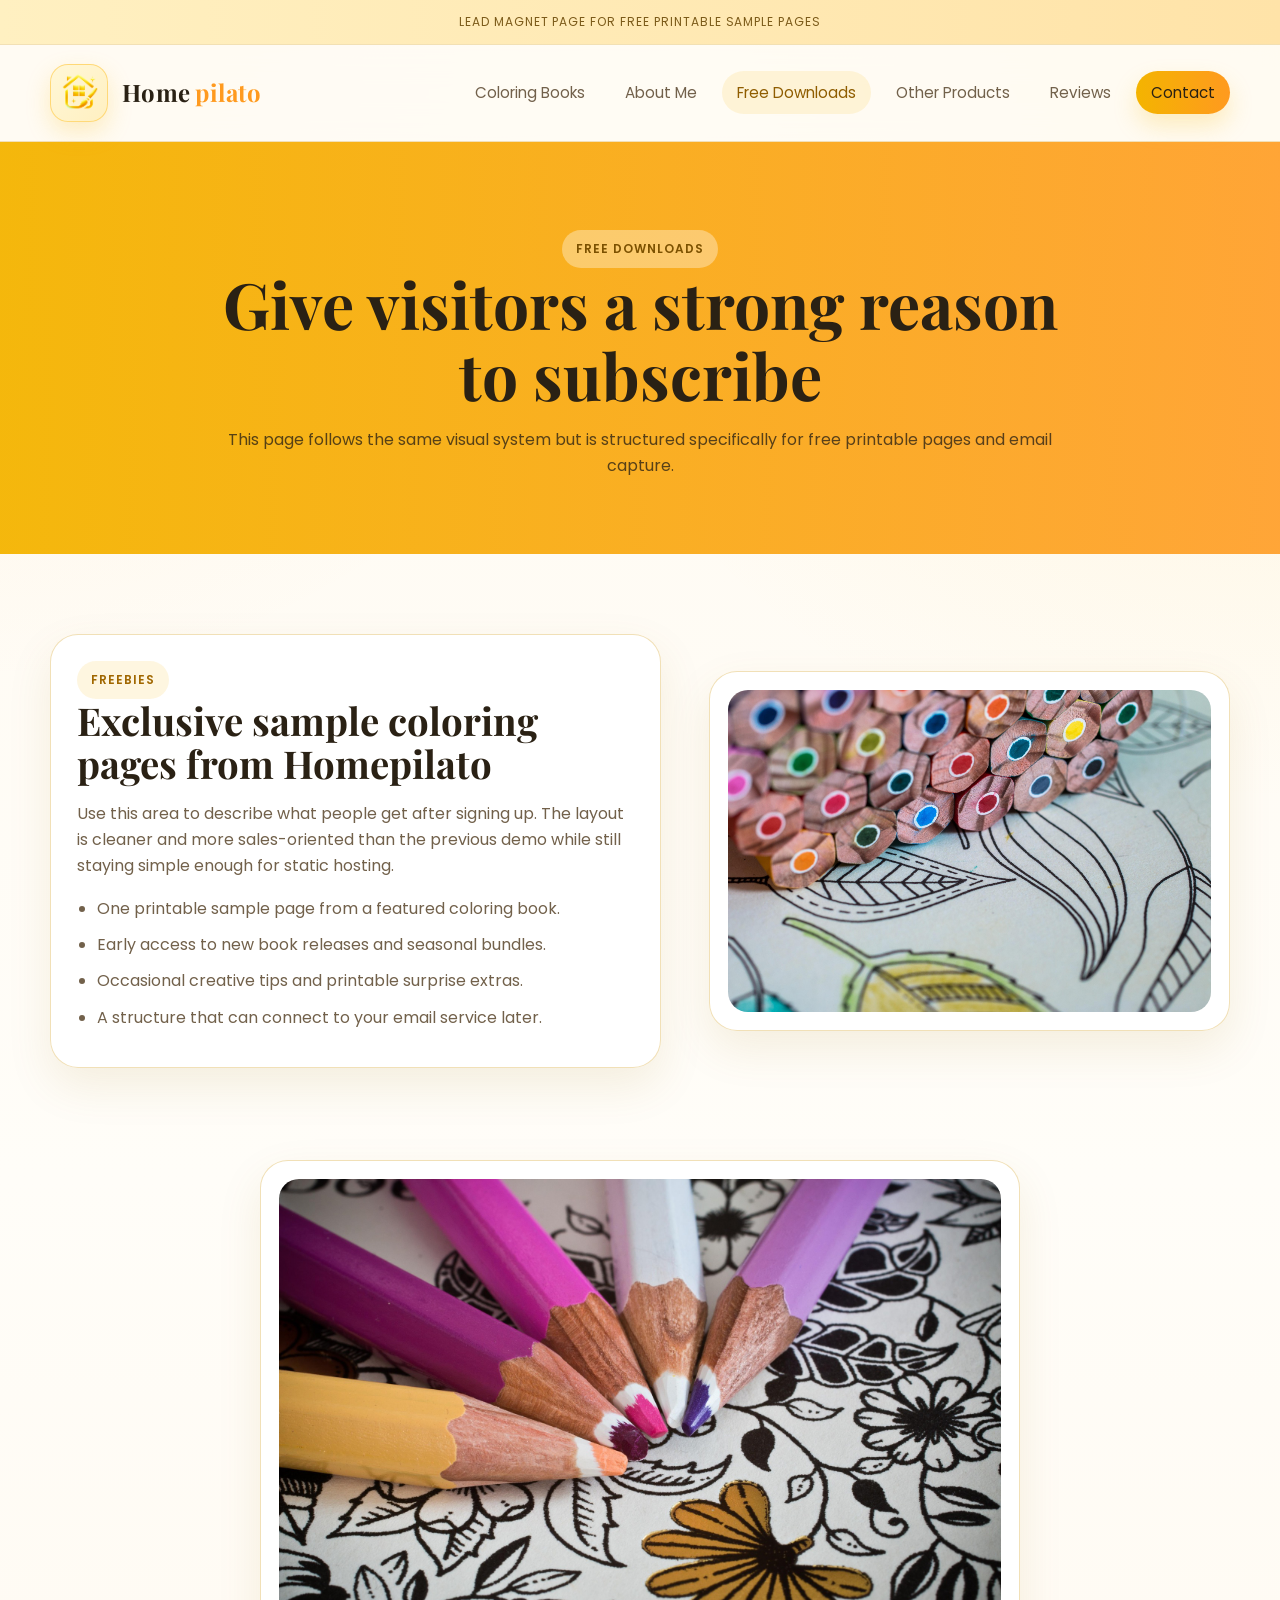
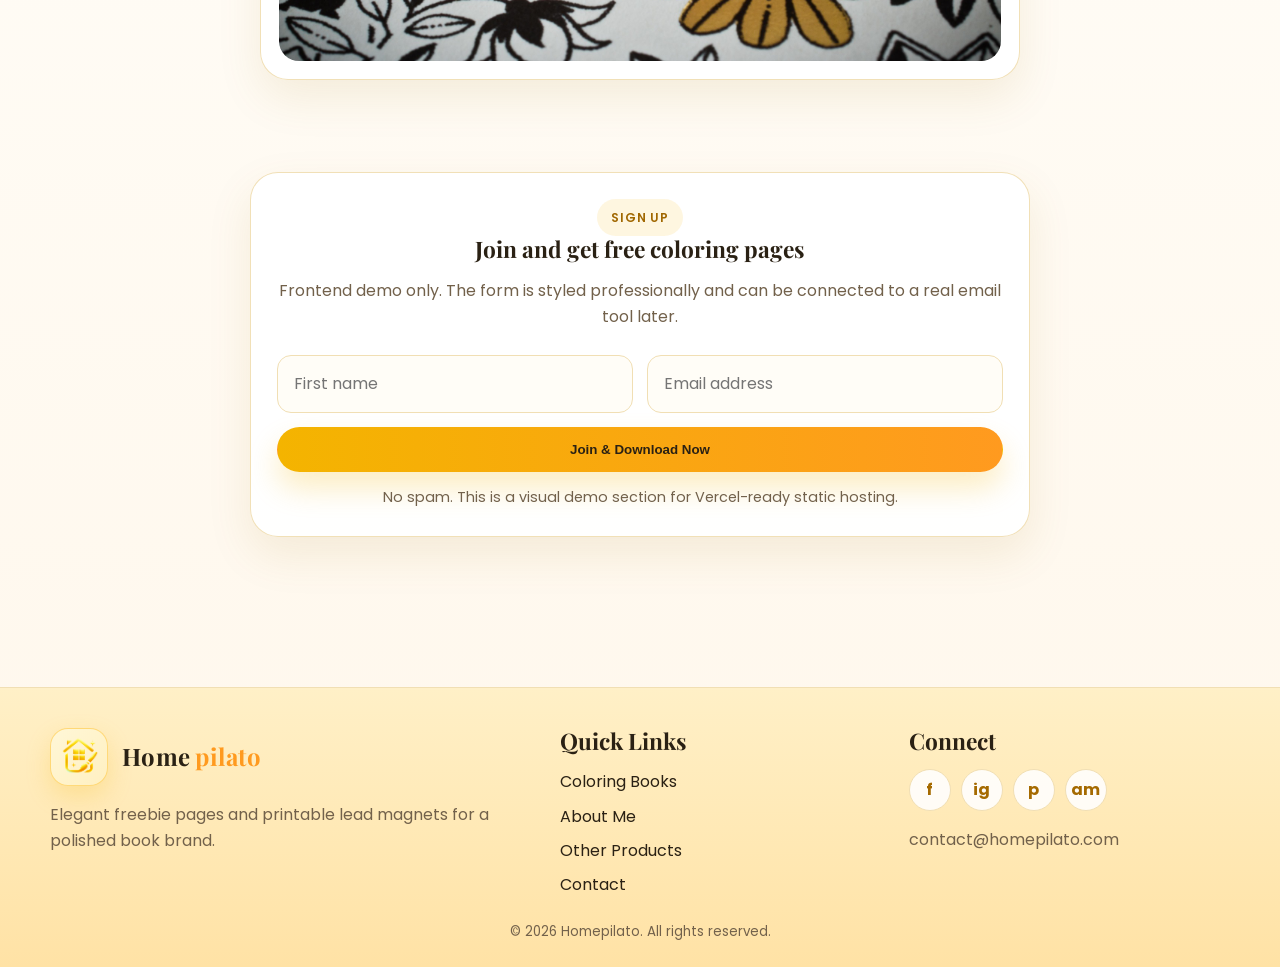
<file: scrouce-web/downloads.html>
<!DOCTYPE html>
<html lang="en">
<head>
  <meta charset="UTF-8">
  <meta name="viewport" content="width=device-width, initial-scale=1.0">
  <title>Homepilato | Free Downloads</title>
  <link rel="preconnect" href="https://fonts.googleapis.com">
  <link rel="preconnect" href="https://fonts.gstatic.com" crossorigin>
  <link href="https://fonts.googleapis.com/css2?family=Playfair+Display:wght@600;700&family=Poppins:wght@300;400;500;600;700&display=swap" rel="stylesheet">
  <link rel="stylesheet" href="style.css">
</head>
<body>
  <div class="topbar">Lead magnet page for free printable sample pages</div>
  <nav class="navbar"><div class="container nav-inner"><a href="index.html" class="logo"><div class="logo-badge">Logo</div><span class="logo-wordmark">Home<span>pilato</span></span></a><ul class="nav-links"><li><a href="index.html">Coloring Books</a></li><li><a href="about.html">About Me</a></li><li><a href="downloads.html" class="active">Free Downloads</a></li><li><a href="products.html">Other Products</a></li><li><a href="reviews.html">Reviews</a></li><li><a href="contact.html" class="btn-nav">Contact</a></li></ul></div></nav>
  <section class="page-hero"><div class="container page-title"><div class="eyebrow">Free Downloads</div><h1>Give visitors a strong reason to subscribe</h1><p>This page follows the same visual system but is structured specifically for free printable pages and email capture.</p></div></section>

  <section class="section">
    <div class="container two-col">
      <div class="panel">
        <div class="eyebrow">Freebies</div>
        <h2>Exclusive sample coloring pages from Homepilato</h2>
        <p>Use this area to describe what people get after signing up. The layout is cleaner and more sales-oriented than the previous demo while still staying simple enough for static hosting.</p>
        <ul class="list">
          <li>One printable sample page from a featured coloring book.</li>
          <li>Early access to new book releases and seasonal bundles.</li>
          <li>Occasional creative tips and printable surprise extras.</li>
          <li>A structure that can connect to your email service later.</li>
        </ul>
      </div>
      <div class="hero-card"><img src="a_different_perspective-coloring-book-for-adults-1396835_1920.jpg" alt="Coloring book page close-up"></div>
    </div>
  </section>

  <section class="section" style="padding-top:0;">
    <div class="container" style="max-width:760px;">
      <div class="hero-card" style="padding:18px;">
        <img class="rounded-img" src="a_different_perspective-coloring-book-for-adults-1396865_1920.jpg" alt="Coloring artwork preview portrait">
      </div>
    </div>
  </section>

  <section class="section" style="padding-top:0;">
    <div class="container">
      <div class="form-card">
        <div class="eyebrow">Sign Up</div>
        <h3>Join and get free coloring pages</h3>
        <p class="muted">Frontend demo only. The form is styled professionally and can be connected to a real email tool later.</p>
        <form class="form-grid" onsubmit="return false;">
          <input type="text" placeholder="First name">
          <input type="email" placeholder="Email address">
          <button class="btn-primary full" type="submit">Join & Download Now</button>
        </form>
        <div class="form-note">No spam. This is a visual demo section for Vercel-ready static hosting.</div>
      </div>
    </div>
  </section>

  <footer class="footer"><div class="container footer-grid"><div><a href="index.html" class="logo"><div class="logo-badge">Logo</div><span class="logo-wordmark">Home<span>pilato</span></span></a><p>Elegant freebie pages and printable lead magnets for a polished book brand.</p></div><div><h3>Quick Links</h3><div class="footer-links"><a href="index.html">Coloring Books</a><a href="about.html">About Me</a><a href="products.html">Other Products</a><a href="contact.html">Contact</a></div></div><div><h3>Connect</h3><div class="socials"><a href="#">f</a><a href="#">ig</a><a href="#">p</a><a href="#">am</a></div><p>contact@homepilato.com</p></div></div><div class="container"><small>© 2026 Homepilato. All rights reserved.</small></div></footer>
</body>
</html>
</file>
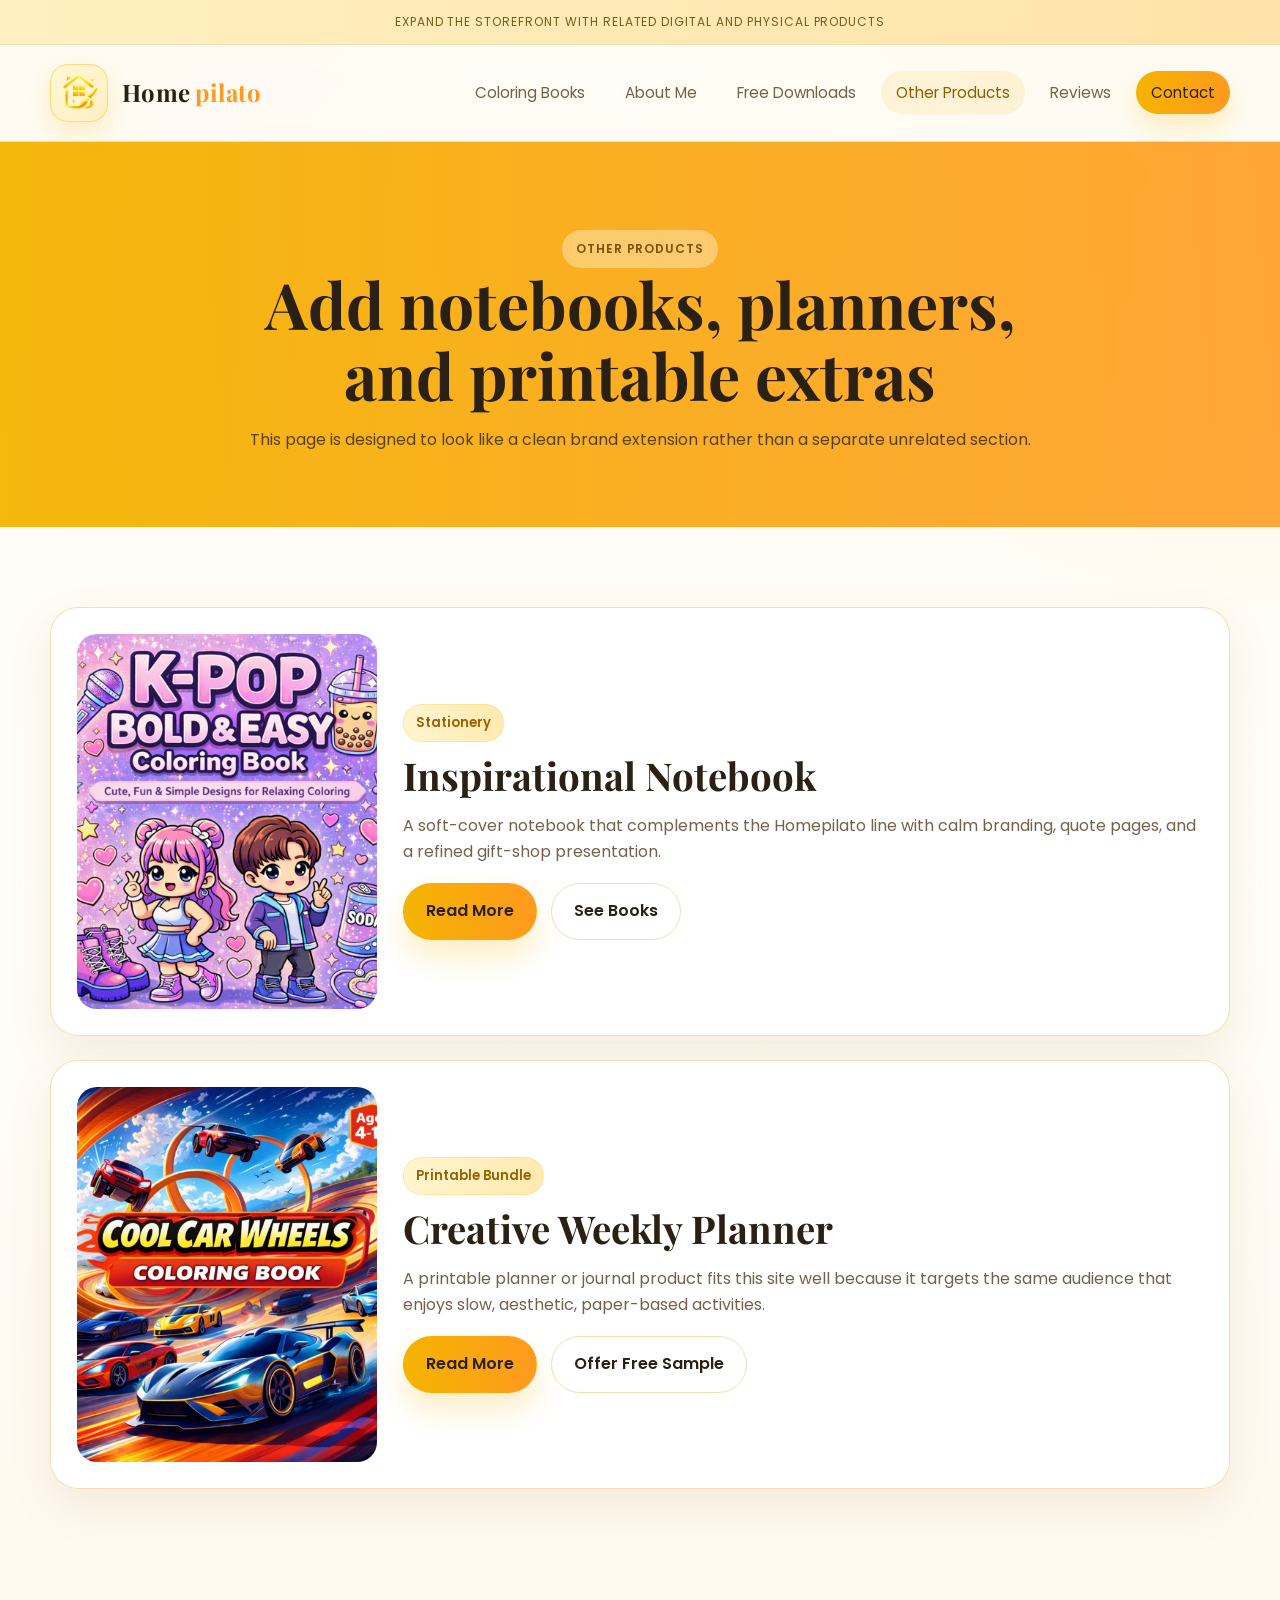
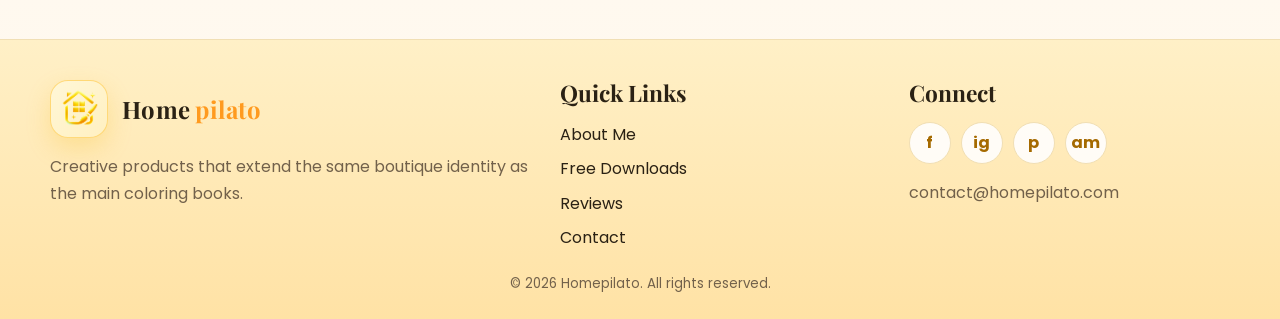
<file: scrouce-web/products.html>
<!DOCTYPE html>
<html lang="en">
<head>
  <meta charset="UTF-8">
  <meta name="viewport" content="width=device-width, initial-scale=1.0">
  <title>Homepilato | Other Products</title>
  <link rel="preconnect" href="https://fonts.googleapis.com">
  <link rel="preconnect" href="https://fonts.gstatic.com" crossorigin>
  <link href="https://fonts.googleapis.com/css2?family=Playfair+Display:wght@600;700&family=Poppins:wght@300;400;500;600;700&display=swap" rel="stylesheet">
  <link rel="stylesheet" href="style.css">
</head>
<body>
  <div class="topbar">Expand the storefront with related digital and physical products</div>
  <nav class="navbar"><div class="container nav-inner"><a href="index.html" class="logo"><div class="logo-badge">Logo</div><span class="logo-wordmark">Home<span>pilato</span></span></a><ul class="nav-links"><li><a href="index.html">Coloring Books</a></li><li><a href="about.html">About Me</a></li><li><a href="downloads.html">Free Downloads</a></li><li><a href="products.html" class="active">Other Products</a></li><li><a href="reviews.html">Reviews</a></li><li><a href="contact.html" class="btn-nav">Contact</a></li></ul></div></nav>
  <section class="page-hero"><div class="container page-title"><div class="eyebrow">Other Products</div><h1>Add notebooks, planners, and printable extras</h1><p>This page is designed to look like a clean brand extension rather than a separate unrelated section.</p></div></section>

  <section class="section">
    <div class="container product-list">
      <article class="product-row">
        <img src="bia_kpop_bold&easy coloring book.png" alt="Inspirational notebook style cover mockup">
        <div class="product-copy">
          <span class="tag">Stationery</span>
          <h2>Inspirational Notebook</h2>
          <p>A soft-cover notebook that complements the Homepilato line with calm branding, quote pages, and a refined gift-shop presentation.</p>
          <div class="inline-actions"><a class="btn-primary" href="contact.html">Read More</a><a class="btn-secondary" href="index.html">See Books</a></div>
        </div>
      </article>
      <article class="product-row">
        <img src="bia_Cool_Car_Wheels_coloring.png" alt="Creative planner style cover mockup">
        <div class="product-copy">
          <span class="tag">Printable Bundle</span>
          <h2>Creative Weekly Planner</h2>
          <p>A printable planner or journal product fits this site well because it targets the same audience that enjoys slow, aesthetic, paper-based activities.</p>
          <div class="inline-actions"><a class="btn-primary" href="contact.html">Read More</a><a class="btn-secondary" href="downloads.html">Offer Free Sample</a></div>
        </div>
      </article>
    </div>
  </section>

  <footer class="footer"><div class="container footer-grid"><div><a href="index.html" class="logo"><div class="logo-badge">Logo</div><span class="logo-wordmark">Home<span>pilato</span></span></a><p>Creative products that extend the same boutique identity as the main coloring books.</p></div><div><h3>Quick Links</h3><div class="footer-links"><a href="about.html">About Me</a><a href="downloads.html">Free Downloads</a><a href="reviews.html">Reviews</a><a href="contact.html">Contact</a></div></div><div><h3>Connect</h3><div class="socials"><a href="#">f</a><a href="#">ig</a><a href="#">p</a><a href="#">am</a></div><p>contact@homepilato.com</p></div></div><div class="container"><small>© 2026 Homepilato. All rights reserved.</small></div></footer>
</body>
</html>
</file>
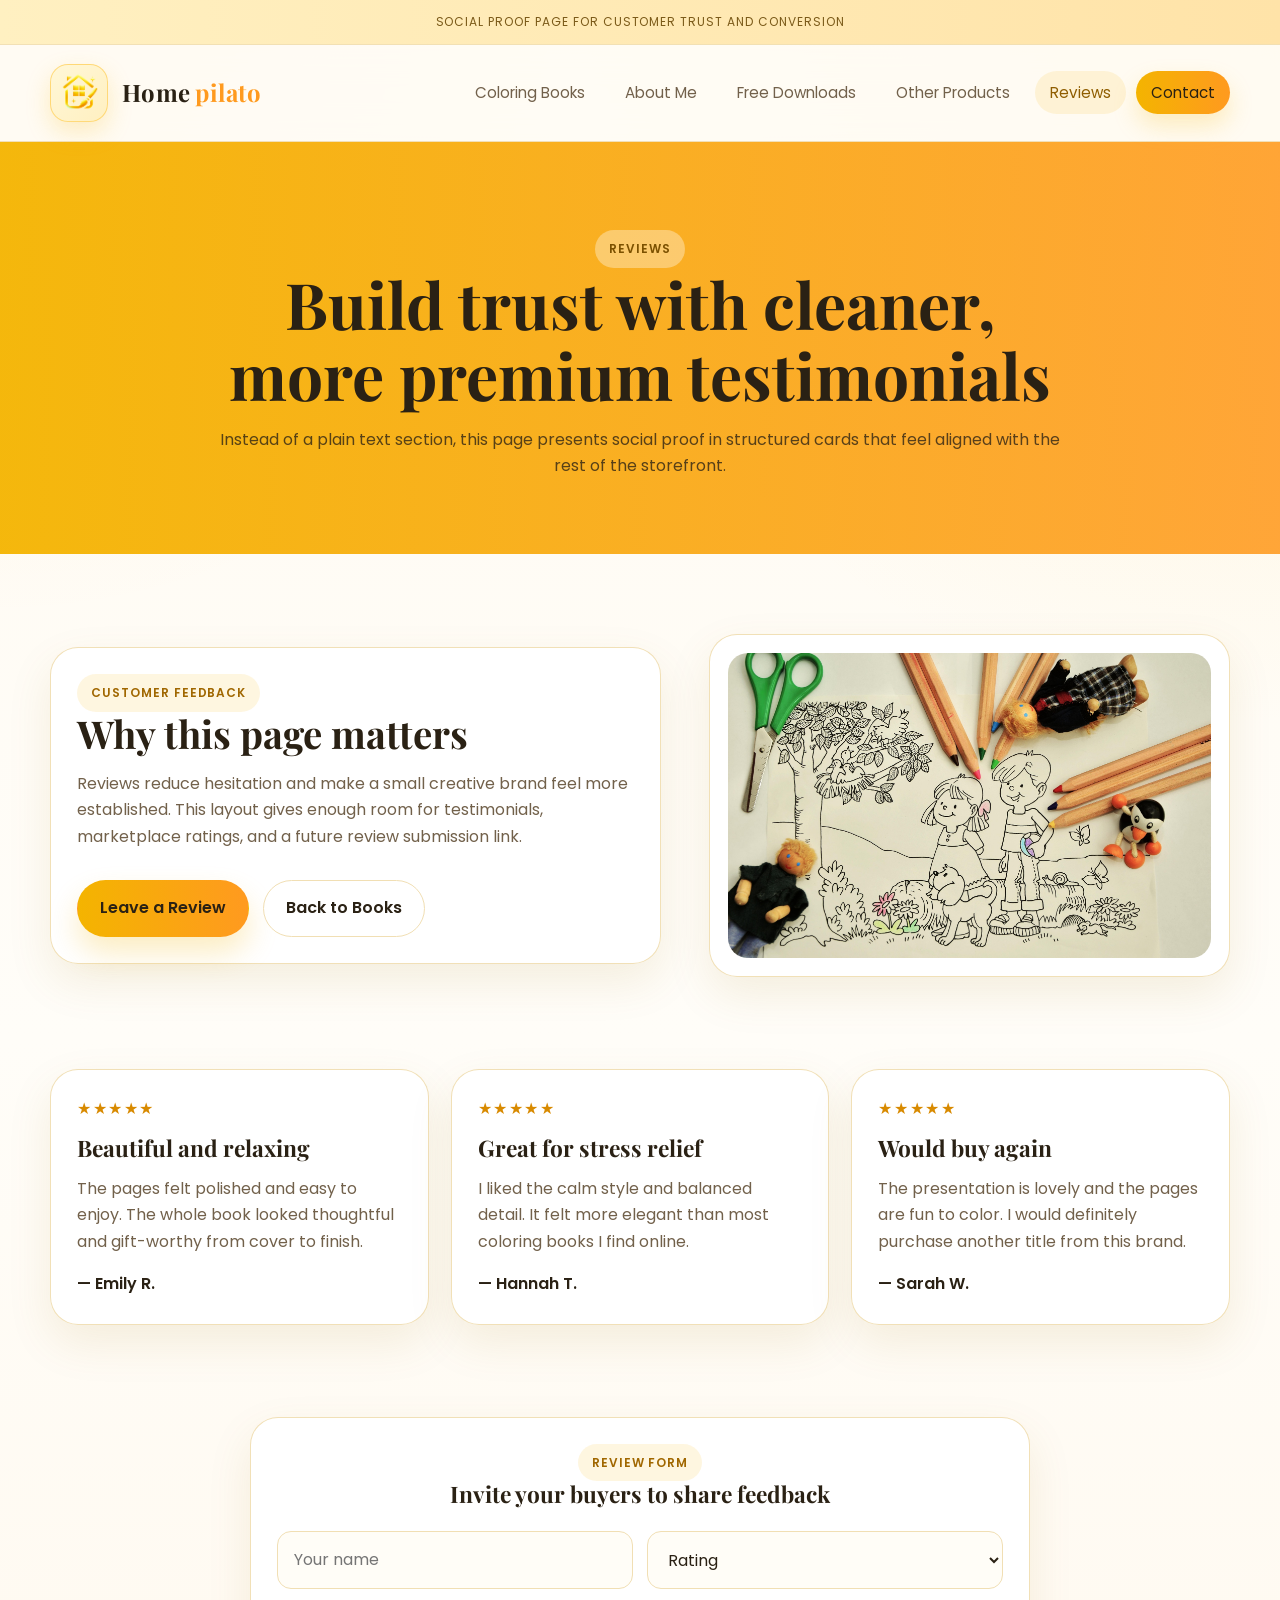
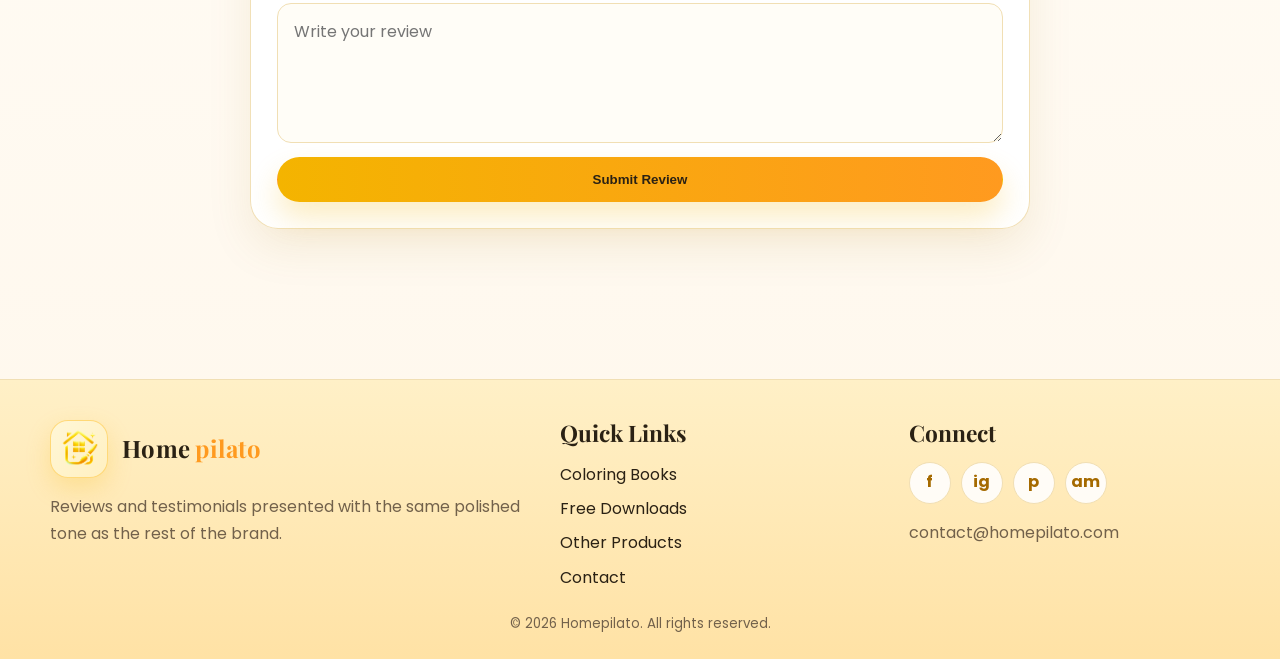
<file: scrouce-web/reviews.html>
<!DOCTYPE html>
<html lang="en">
<head>
  <meta charset="UTF-8">
  <meta name="viewport" content="width=device-width, initial-scale=1.0">
  <title>Homepilato | Reviews</title>
  <link rel="preconnect" href="https://fonts.googleapis.com">
  <link rel="preconnect" href="https://fonts.gstatic.com" crossorigin>
  <link href="https://fonts.googleapis.com/css2?family=Playfair+Display:wght@600;700&family=Poppins:wght@300;400;500;600;700&display=swap" rel="stylesheet">
  <link rel="stylesheet" href="style.css">
</head>
<body>
  <div class="topbar">Social proof page for customer trust and conversion</div>
  <nav class="navbar"><div class="container nav-inner"><a href="index.html" class="logo"><div class="logo-badge">Logo</div><span class="logo-wordmark">Home<span>pilato</span></span></a><ul class="nav-links"><li><a href="index.html">Coloring Books</a></li><li><a href="about.html">About Me</a></li><li><a href="downloads.html">Free Downloads</a></li><li><a href="products.html">Other Products</a></li><li><a href="reviews.html" class="active">Reviews</a></li><li><a href="contact.html" class="btn-nav">Contact</a></li></ul></div></nav>
  <section class="page-hero"><div class="container page-title"><div class="eyebrow">Reviews</div><h1>Build trust with cleaner, more premium testimonials</h1><p>Instead of a plain text section, this page presents social proof in structured cards that feel aligned with the rest of the storefront.</p></div></section>

  <section class="section">
    <div class="container two-col">
      <div class="panel">
        <div class="eyebrow">Customer Feedback</div>
        <h2>Why this page matters</h2>
        <p>Reviews reduce hesitation and make a small creative brand feel more established. This layout gives enough room for testimonials, marketplace ratings, and a future review submission link.</p>
        <div class="inline-actions"><a class="btn-primary" href="contact.html">Leave a Review</a><a class="btn-secondary" href="index.html">Back to Books</a></div>
      </div>
      <div class="hero-card"><img src="congerdesign-to-paint-2108185_1920.jpg" alt="Children coloring page with pencils and toys"></div>
    </div>
  </section>

  <section class="section" style="padding-top:0;">
    <div class="container review-grid">
      <article class="review-card"><div class="stars">★★★★★</div><h3>Beautiful and relaxing</h3><p>The pages felt polished and easy to enjoy. The whole book looked thoughtful and gift-worthy from cover to finish.</p><span class="author">— Emily R.</span></article>
      <article class="review-card"><div class="stars">★★★★★</div><h3>Great for stress relief</h3><p>I liked the calm style and balanced detail. It felt more elegant than most coloring books I find online.</p><span class="author">— Hannah T.</span></article>
      <article class="review-card"><div class="stars">★★★★★</div><h3>Would buy again</h3><p>The presentation is lovely and the pages are fun to color. I would definitely purchase another title from this brand.</p><span class="author">— Sarah W.</span></article>
    </div>
  </section>

  <section class="section" style="padding-top:0;">
    <div class="container">
      <div class="form-card">
        <div class="eyebrow">Review Form</div>
        <h3>Invite your buyers to share feedback</h3>
        <form class="form-grid" onsubmit="return false;">
          <input type="text" placeholder="Your name">
          <select><option>Rating</option><option>5 Stars</option><option>4 Stars</option><option>3 Stars</option></select>
          <textarea class="full" placeholder="Write your review"></textarea>
          <button class="btn-primary full" type="submit">Submit Review</button>
        </form>
      </div>
    </div>
  </section>

  <footer class="footer"><div class="container footer-grid"><div><a href="index.html" class="logo"><div class="logo-badge">Logo</div><span class="logo-wordmark">Home<span>pilato</span></span></a><p>Reviews and testimonials presented with the same polished tone as the rest of the brand.</p></div><div><h3>Quick Links</h3><div class="footer-links"><a href="index.html">Coloring Books</a><a href="downloads.html">Free Downloads</a><a href="products.html">Other Products</a><a href="contact.html">Contact</a></div></div><div><h3>Connect</h3><div class="socials"><a href="#">f</a><a href="#">ig</a><a href="#">p</a><a href="#">am</a></div><p>contact@homepilato.com</p></div></div><div class="container"><small>© 2026 Homepilato. All rights reserved.</small></div></footer>
</body>
</html>
</file>
<file: scrouce-web/style.css>
:root {
  --bg: #fffaf0;
  --bg-2: #fff3d6;
  --surface: rgba(255,255,255,0.94);
  --surface-soft: #fff0bf;
  --primary: #f4b400;
  --primary-2: #ff9a1f;
  --primary-3: #ffd766;
  --accent: #ffcf48;
  --text: #2a2114;
  --muted: #72614b;
  --border: #f1dfb4;
  --shadow: 0 18px 45px rgba(152, 103, 11, 0.10);
  --shadow-strong: 0 20px 50px rgba(152, 103, 11, 0.16);
  --radius-lg: 28px;
  --radius-md: 20px;
  --radius-sm: 14px;
  --container: 1180px;
}

* { box-sizing: border-box; }
html { scroll-behavior: smooth; }
body {
  margin: 0;
  font-family: 'Poppins', sans-serif;
  color: var(--text);
  background:
    radial-gradient(circle at top right, rgba(255, 204, 69, .16), transparent 28%),
    radial-gradient(circle at top left, rgba(255, 154, 31, .08), transparent 24%),
    linear-gradient(180deg, #fffaf1 0%, #fffdf8 46%, #fff7eb 100%);
  line-height: 1.65;
}
img { max-width: 100%; display: block; }
a { color: inherit; text-decoration: none; }

.container {
  width: min(calc(100% - 32px), var(--container));
  margin: 0 auto;
}

.topbar {
  background: linear-gradient(90deg, #fff0c1, #ffe3a8);
  color: #7c5b1a;
  font-size: 12px;
  text-align: center;
  padding: 12px 14px;
  letter-spacing: .08em;
  text-transform: uppercase;
  border-bottom: 1px solid rgba(241,223,180,.9);
}

.navbar {
  position: sticky;
  top: 0;
  z-index: 20;
  backdrop-filter: blur(16px);
  background: rgba(255, 252, 245, 0.88);
  border-bottom: 1px solid rgba(241,223,180,.92);
}

.nav-inner {
  min-height: 96px;
  display: flex;
  align-items: center;
  justify-content: space-between;
  gap: 24px;
}

.logo {
  display: flex;
  align-items: center;
  gap: 14px;
  font-family: 'Playfair Display', serif;
  font-size: 1.5rem;
  font-weight: 700;
  letter-spacing: .02em;
}
.logo-wordmark {
  display: inline-flex;
  align-items: baseline;
  gap: .18em;
}
.logo-badge {
  width: 58px;
  height: 58px;
  border-radius: 18px;
  background: url('logo.png') center/contain no-repeat, linear-gradient(135deg, #fff7d7, #fff0c1);
  border: 1px solid rgba(255, 203, 76, .65);
  box-shadow: 0 10px 24px rgba(244, 180, 0, .22);
  color: transparent;
  font-size: 0;
  flex: 0 0 auto;
}
.logo .logo-wordmark > span {
  color: var(--primary-2);
}

.nav-links {
  list-style: none;
  display: flex;
  align-items: center;
  gap: 10px;
  padding: 0;
  margin: 0;
  flex-wrap: wrap;
  justify-content: flex-end;
}
.nav-links a {
  padding: 11px 15px;
  font-size: 0.95rem;
  border-radius: 999px;
  color: var(--muted);
  transition: transform .22s ease, background-color .22s ease, color .22s ease, box-shadow .22s ease;
}
.nav-links a:hover,
.nav-links a.active {
  background: rgba(244,180,0,.12);
  color: #8f5d00;
  transform: translateY(-1px);
}
.nav-links .btn-nav {
  background: linear-gradient(90deg, var(--primary), var(--primary-2));
  color: #2a2114;
  box-shadow: 0 12px 24px rgba(244,180,0,.22);
}
.nav-links .btn-nav:hover,
.nav-links .btn-nav.active {
  background: linear-gradient(90deg, #ffce2f, #ffab36);
  color: #24180d;
}

.hero,
.page-hero {
  padding: 88px 0 58px;
}

.hero-grid,
.two-col {
  display: grid;
  grid-template-columns: 1.08fr .92fr;
  gap: 48px;
  align-items: center;
}

.eyebrow {
  display: inline-flex;
  align-items: center;
  gap: 10px;
  padding: 9px 14px;
  border-radius: 999px;
  background: rgba(244,180,0,.12);
  color: #a06700;
  font-size: 12px;
  text-transform: uppercase;
  letter-spacing: .08em;
  font-weight: 600;
}

h1, h2, h3, h4 {
  font-family: 'Playfair Display', serif;
  line-height: 1.12;
  margin: 0 0 16px;
}
h1 { font-size: clamp(2.5rem, 5vw, 4.7rem); }
h2 { font-size: clamp(1.9rem, 3vw, 2.8rem); }
h3 { font-size: 1.42rem; }

.lead {
  font-size: 1.08rem;
  color: var(--muted);
  max-width: 650px;
}

.hero-actions,
.inline-actions {
  display: flex;
  gap: 14px;
  flex-wrap: wrap;
  margin-top: 30px;
}

.btn,
.btn-primary,
.btn-secondary {
  display: inline-flex;
  align-items: center;
  justify-content: center;
  gap: 8px;
  padding: 14px 22px;
  border-radius: 999px;
  font-weight: 600;
  transition: transform .22s ease, box-shadow .22s ease, border-color .22s ease, background .22s ease;
  border: 1px solid transparent;
}
.btn-primary {
  color: #2a2114;
  background: linear-gradient(90deg, var(--primary), var(--primary-2));
  box-shadow: 0 16px 30px rgba(244,180,0,.24);
}
.btn-secondary,
.btn {
  border-color: var(--border);
  background: rgba(255,255,255,.85);
  color: var(--text);
}
.btn-primary:hover,
.btn-secondary:hover,
.btn:hover {
  transform: translateY(-3px);
  box-shadow: var(--shadow);
}


.btn.disabled {
  opacity: .6;
  pointer-events: none;
  cursor: not-allowed;
  background: #f7f2e2;
  border-color: #eadfbe;
  color: #8f8571;
  box-shadow: none;
}

.hero-card,
.feature-card,
.form-card,
.panel,
.review-card,
.product-row,
.contact-card,
.book-card {
  background: var(--surface);
  border: 1px solid rgba(241,223,180,.95);
  box-shadow: var(--shadow);
  border-radius: var(--radius-lg);
  transition: transform .24s ease, box-shadow .24s ease, border-color .24s ease;
}
.hero-card:hover,
.feature-card:hover,
.form-card:hover,
.panel:hover,
.review-card:hover,
.product-row:hover,
.contact-card:hover,
.book-card:hover {
  transform: translateY(-6px);
  box-shadow: var(--shadow-strong);
  border-color: rgba(244,180,0,.45);
}

.hero-card {
  padding: 18px;
}
.hero-card img,
.rounded-img {
  width: 100%;
  border-radius: calc(var(--radius-lg) - 8px);
  object-fit: cover;
}

.metrics {
  display: grid;
  grid-template-columns: repeat(3, minmax(0, 1fr));
  gap: 18px;
  margin-top: 32px;
}
.metric {
  padding: 20px;
  border-radius: var(--radius-md);
  background: rgba(255,255,255,.80);
  border: 1px solid var(--border);
  box-shadow: 0 12px 30px rgba(152,103,11,.06);
}
.metric strong {
  display: block;
  font-size: 1.6rem;
  color: #c07b00;
}
.metric span { color: var(--muted); font-size: .95rem; }

.section {
  padding: 42px 0 92px;
}
.section-head {
  text-align: center;
  max-width: 780px;
  margin: 0 auto 40px;
}
.section-head p { color: var(--muted); margin: 0; }


.section-tight {
  padding-top: 18px;
}

.section-head.align-left {
  text-align: left;
  margin: 0 0 24px;
  max-width: none;
}

.mini-covers {
  display: grid;
  grid-template-columns: repeat(6, minmax(0, 1fr));
  gap: 16px;
}

.mini-cover-card {
  background: rgba(255,255,255,.86);
  border: 1px solid var(--border);
  border-radius: var(--radius-sm);
  padding: 10px;
  box-shadow: 0 8px 20px rgba(152,103,11,.08);
}

.mini-cover-card img {
  width: 100%;
  aspect-ratio: 4 / 5;
  object-fit: cover;
  border-radius: 10px;
}

.mini-cover-card h3 {
  font-family: 'Poppins', sans-serif;
  font-size: .86rem;
  margin: 10px 0 2px;
  line-height: 1.35;
}

.book-grid,
.grid-3,
.review-grid,
.contact-grid {
  display: grid;
  gap: 22px;
}
.book-grid { grid-template-columns: repeat(3, minmax(0, 1fr)); }
.grid-3 { grid-template-columns: repeat(3, minmax(0, 1fr)); }
.review-grid { grid-template-columns: repeat(3, minmax(0, 1fr)); }
.contact-grid { grid-template-columns: 1fr 1.1fr; align-items: start; }

.book-card {
  overflow: hidden;
}
.book-cover {
  aspect-ratio: 4 / 5;
  object-fit: cover;
}
.book-content,
.panel,
.review-card,
.contact-card,
.form-card,
.feature-card,
.product-row {
  padding: 26px;
}
.book-content p,
.panel p,
.review-card p,
.contact-card p,
.feature-card p,
.product-copy p,
.muted,
.page-intro p,
.list li,
.footer p {
  color: var(--muted);
}
.price-row {
  display: flex;
  justify-content: flex-end;
  align-items: center;
  gap: 12px;
  margin-top: 20px;
}
.price { display: none; }
.tag {
  display: inline-block;
  padding: 7px 12px;
  border-radius: 999px;
  background: linear-gradient(90deg, #fff5cf, #ffeab0);
  color: #996100;
  font-size: .82rem;
  font-weight: 600;
  margin-bottom: 12px;
  border: 1px solid rgba(244,180,0,.2);
}

.feature-banner {
  margin-top: 34px;
  padding: 0;
  overflow: hidden;
}
.feature-banner img {
  width: 100%;
  max-height: 330px;
  object-fit: cover;
}

.product-list {
  display: grid;
  gap: 24px;
}
.product-row {
  display: grid;
  grid-template-columns: 300px 1fr;
  gap: 26px;
  align-items: center;
}
.product-row img {
  width: 100%;
  aspect-ratio: 4 / 5;
  object-fit: cover;
  border-radius: var(--radius-md);
}

.product-copy .inline-actions {
  margin-top: 18px;
}

.list {
  margin: 0;
  padding-left: 20px;
}
.list li { margin-bottom: 10px; }

.quote {
  padding: 20px 24px;
  border-left: 4px solid var(--primary-2);
  background: rgba(255, 209, 77, .12);
  border-radius: 0 var(--radius-md) var(--radius-md) 0;
  margin-top: 24px;
}

.review-card .stars,
.stars {
  color: #d88a00;
  letter-spacing: .1em;
  font-size: 1rem;
  margin-bottom: 12px;
}
.author {
  display: block;
  margin-top: 14px;
  font-weight: 600;
  color: var(--text);
}

.newsletter {
  margin-top: 40px;
}
.form-card {
  max-width: 780px;
  margin: 0 auto;
  text-align: center;
}
.form-grid {
  display: grid;
  grid-template-columns: repeat(2, minmax(0, 1fr));
  gap: 14px;
  margin-top: 24px;
}
.form-grid .full { grid-column: 1 / -1; }
input, textarea, select {
  width: 100%;
  padding: 15px 16px;
  border-radius: 14px;
  border: 1px solid var(--border);
  background: #fffdf7;
  font: inherit;
  color: var(--text);
  transition: border-color .2s ease, box-shadow .2s ease, transform .2s ease;
}
input:focus, textarea:focus, select:focus {
  outline: none;
  border-color: rgba(244,180,0,.7);
  box-shadow: 0 0 0 4px rgba(244,180,0,.14);
}
textarea { min-height: 140px; resize: vertical; }
label {
  display: block;
  margin-bottom: 8px;
  font-weight: 600;
}
.form-note {
  font-size: .9rem;
  color: var(--muted);
  margin-top: 14px;
}

.contact-list {
  display: grid;
  gap: 16px;
  margin-top: 20px;
}
.contact-item {
  padding: 16px 18px;
  border-radius: var(--radius-md);
  background: rgba(255, 213, 92, .10);
  border: 1px solid rgba(255, 203, 76, .22);
}
.contact-item strong {
  display: block;
  margin-bottom: 6px;
}

.footer {
  margin-top: 58px;
  padding: 40px 0 24px;
  background: linear-gradient(180deg, #fff0c7 0%, #ffe2a5 100%);
  border-top: 1px solid var(--border);
}
.footer-grid {
  display: grid;
  grid-template-columns: 1.2fr .8fr .8fr;
  gap: 28px;
  align-items: start;
}
.footer-links {
  display: grid;
  gap: 8px;
}
.footer small {
  display: block;
  margin-top: 22px;
  color: var(--muted);
  text-align: center;
}
.socials {
  display: flex;
  gap: 10px;
  flex-wrap: wrap;
}
.socials a {
  width: 42px;
  height: 42px;
  border-radius: 50%;
  display: grid;
  place-items: center;
  background: rgba(255,255,255,.88);
  border: 1px solid var(--border);
  color: #a56a00;
  font-weight: 700;
  transition: transform .2s ease, box-shadow .2s ease;
}
.socials a:hover {
  transform: translateY(-3px);
  box-shadow: 0 10px 20px rgba(152,103,11,.12);
}

.page-hero {
  background: linear-gradient(90deg, rgba(244,180,0,.95), rgba(255,154,31,.88));
  color: #2a2114;
  margin-bottom: 38px;
}
.page-hero p { color: rgba(42,33,20,.78); }
.page-title { text-align: center; max-width: 860px; }
.page-title .eyebrow {
  background: rgba(255,255,255,.34);
  color: #7c5100;
}

@media (max-width: 980px) {
  .hero-grid,
  .two-col,
  .contact-grid,
  .product-row,
  .footer-grid,
  .book-grid,
  .grid-3,
  .review-grid,
  .form-grid {
    grid-template-columns: 1fr;
  }
  .mini-covers { grid-template-columns: repeat(2, minmax(0, 1fr)); }
  .nav-inner { padding: 16px 0; align-items: flex-start; }
  .navbar { position: static; }
  .nav-inner, .nav-links { flex-direction: column; }
  .nav-links { align-items: flex-start; width: 100%; }
  .metrics { grid-template-columns: 1fr; }
  .hero, .page-hero { padding-top: 48px; }
  .section { padding: 34px 0 78px; }
}
</file>
